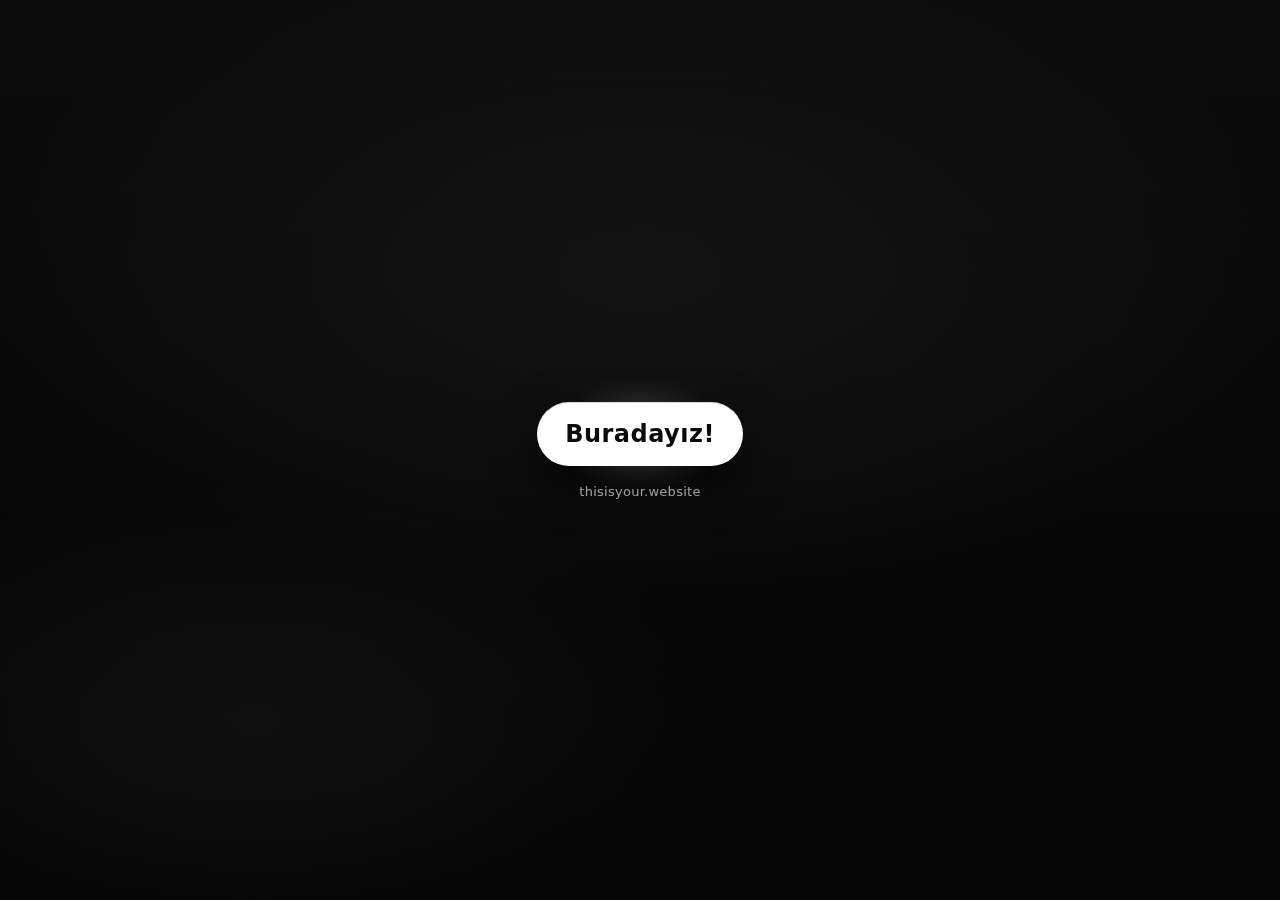
<file: index.html>
<!doctype html>
<html lang="tr">
  <head>
    <meta charset="UTF-8" />
    <meta name="viewport" content="width=device-width, initial-scale=1.0" />
    <meta name="color-scheme" content="dark" />
    <title>Buradayız!</title>
    <style>
      :root {
        --bg: #050505;
        --bg2: #0b0b0b;
        --btn: #ffffff;
        --btnText: #0b0b0b;
      }

      * { box-sizing: border-box; }
      html, body { height: 100%; }
      body {
        margin: 0;
        background:
          radial-gradient(1200px 600px at 50% 30%, #141414 0%, transparent 55%),
          radial-gradient(800px 400px at 20% 80%, #0f0f0f 0%, transparent 60%),
          linear-gradient(180deg, var(--bg2), var(--bg));
        color: #fff;
        font-family: ui-sans-serif, system-ui, -apple-system, Segoe UI, Roboto, Helvetica, Arial, "Apple Color Emoji",
          "Segoe UI Emoji";
        display: grid;
        place-items: center;
        overflow: hidden;
      }

      .wrap {
        padding: 48px 20px;
        width: min(880px, 100%);
        display: grid;
        place-items: center;
        gap: 18px;
      }

      .btn {
        -webkit-tap-highlight-color: transparent;
        appearance: none;
        border: 0;
        cursor: pointer;
        text-decoration: none;
        display: inline-flex;
        align-items: center;
        justify-content: center;
        padding: 18px 28px;
        border-radius: 999px;
        background: var(--btn);
        color: var(--btnText);
        font-weight: 800;
        font-size: clamp(18px, 2.6vw, 24px);
        letter-spacing: 0.02em;
        box-shadow:
          0 18px 45px rgba(0, 0, 0, 0.65),
          0 0 0 1px rgba(255, 255, 255, 0.12) inset,
          0 1px 0 rgba(0, 0, 0, 0.18) inset;
        position: relative;
        transform: translateZ(0);
        transition: transform 180ms ease, box-shadow 180ms ease, filter 180ms ease;
      }

      .btn::before {
        content: "";
        position: absolute;
        inset: -10px;
        border-radius: inherit;
        background: radial-gradient(circle at 50% 50%, rgba(255, 255, 255, 0.22), rgba(255, 255, 255, 0) 60%);
        filter: blur(10px);
        opacity: 0.9;
        z-index: -1;
        transition: opacity 180ms ease, filter 180ms ease;
      }

      .btn:hover {
        transform: translateY(-2px);
        box-shadow:
          0 22px 60px rgba(0, 0, 0, 0.72),
          0 0 0 1px rgba(255, 255, 255, 0.16) inset,
          0 1px 0 rgba(0, 0, 0, 0.18) inset;
        filter: brightness(1.02);
      }

      .btn:active {
        transform: translateY(0px) scale(0.995);
        filter: brightness(0.99);
      }

      .hint {
        opacity: 0.6;
        font-size: 13px;
        letter-spacing: 0.02em;
        user-select: none;
      }

      @media (prefers-reduced-motion: reduce) {
        .btn, .btn::before { transition: none; }
        .btn:hover, .btn:active { transform: none; }
      }
    </style>
  </head>
  <body>
    <main class="wrap">
      <a class="btn" href="https://thisisyour.website" target="_self" rel="noopener">
        Buradayız!
      </a>
      <div class="hint">thisisyour.website</div>
    </main>
  </body>
</html>
</file>
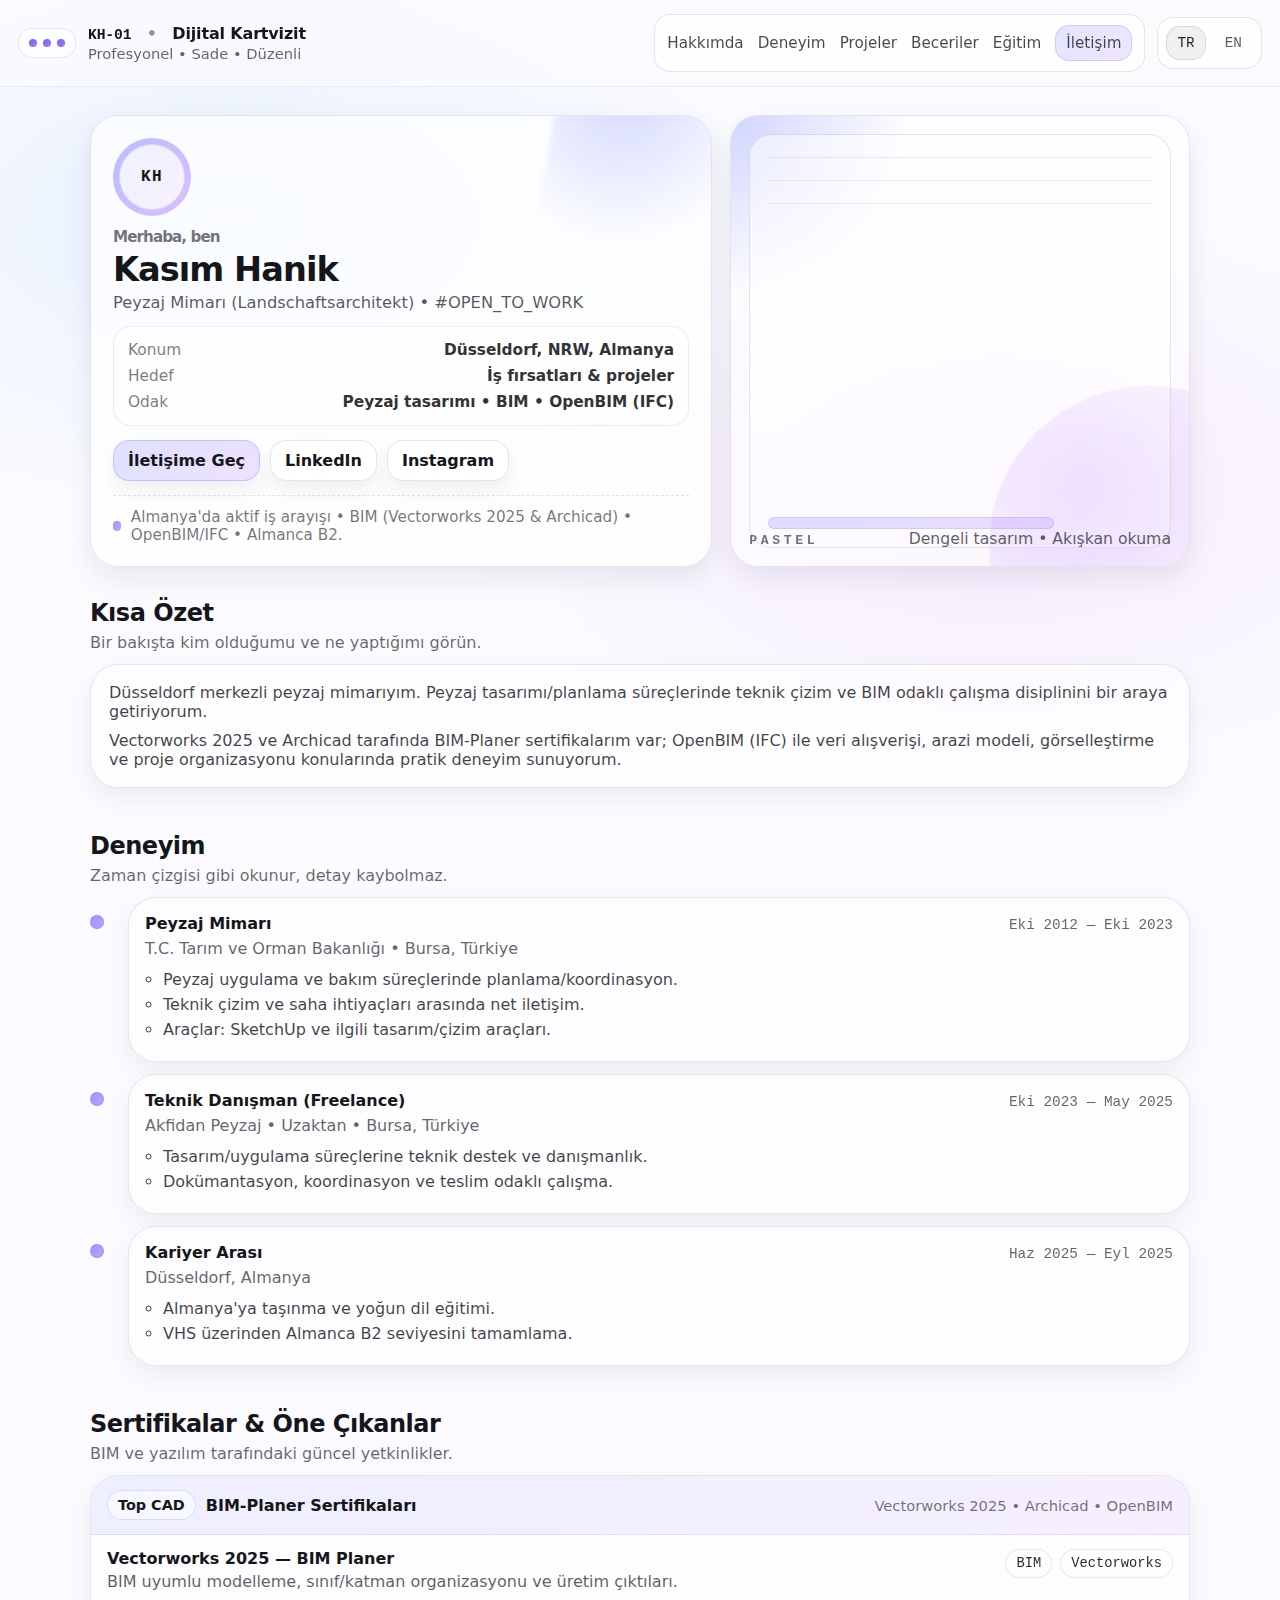
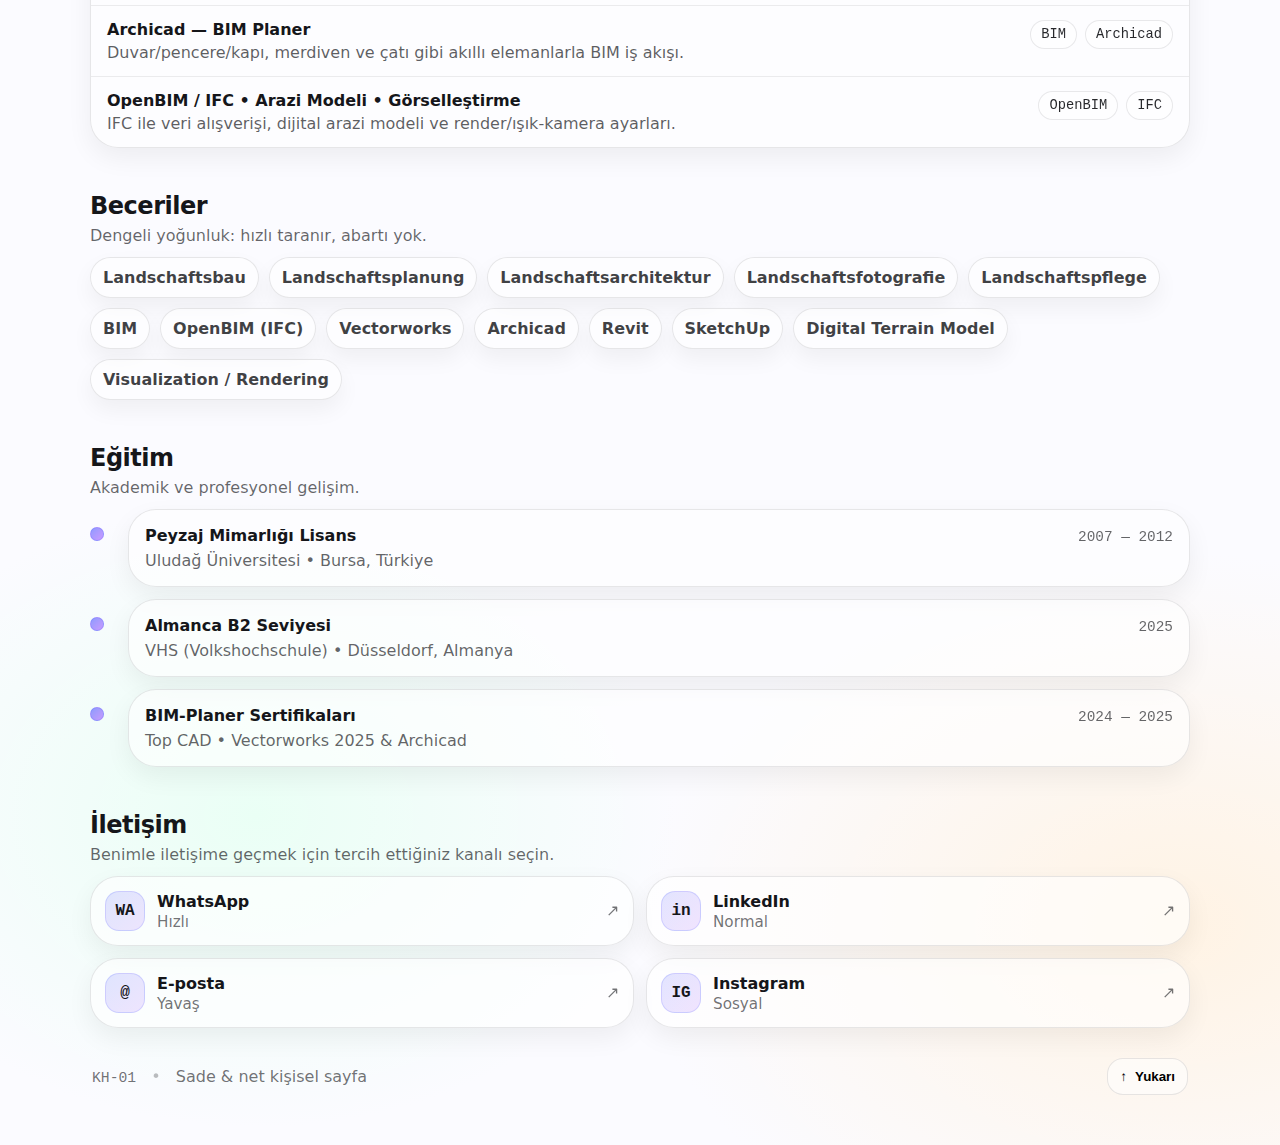
<file: cl/index.html>
<!doctype html>
<html lang="tr">
<head>
  <meta charset="utf-8" />
  <meta name="viewport" content="width=device-width,initial-scale=1" />
  <meta name="color-scheme" content="light" />
  <title>Kasım Hanik — Peyzaj Mimarı</title>
  <meta name="description" content="Kasım Hanik - Peyzaj Mimarı | Dijital kartvizit ve portfolyo." />
  <link rel="stylesheet" href="./style.css" />
</head>
<body>
  <a class="skip" href="#main" data-i18n="skip">İçeriğe atla</a>

  <header class="topbar">
    <div class="topbar__left">
      <div class="mark" aria-hidden="true">
        <span class="mark__dot"></span><span class="mark__dot"></span><span class="mark__dot"></span>
      </div>
      <div class="id">
        <div class="id__title">
          <span class="mono">KH-01</span>
          <span class="sep" aria-hidden="true">•</span>
          <span data-i18n="headerTag">Dijital Kartvizit</span>
        </div>
        <div class="id__sub" data-i18n="headerSub">Profesyonel • Sade • Düzenli</div>
      </div>
    </div>

    <div class="topbar__right">
      <nav class="nav" aria-label="Primary">
        <a href="#about" data-i18n="navAbout">Hakkımda</a>
        <a href="#experience" data-i18n="navExp">Deneyim</a>
        <a href="#projects" data-i18n="navProj">Projeler</a>
        <a href="#skills" data-i18n="navSkills">Beceriler</a>
        <a href="#education" data-i18n="navEdu">Eğitim</a>
        <a href="#contact" class="nav__cta" data-i18n="navContact">İletişim</a>
      </nav>

      <div class="lang" role="group" aria-label="Language">
        <button class="lang__btn" type="button" data-lang-btn="tr" aria-pressed="true">TR</button>
        <button class="lang__btn" type="button" data-lang-btn="en" aria-pressed="false">EN</button>
      </div>
    </div>
  </header>

  <main id="main">
    <!-- HERO (visual-weighted) -->
    <section class="hero" aria-label="Hero">
      <div class="hero__grid">
        <div class="hero__card">
          <div class="avatar" aria-hidden="true">
            <div class="avatar__ring"></div>
            <div class="avatar__monogram">KH</div>
          </div>

          <div class="hero__title">
            <h1>
              <span class="kicker" data-i18n="heroKicker">Merhaba, ben</span>
              <span class="name">Kasım Hanik</span>
            </h1>
            <p class="role" data-i18n="heroRole">Peyzaj Mimarı (Landschaftsarchitekt) • #OPEN_TO_WORK</p>
          </div>

          <div class="hero__meta">
            <div class="metaRow">
              <span class="metaLabel" data-i18n="metaLocationLabel">Konum</span>
              <span class="metaValue" data-i18n="metaLocationValue">Düsseldorf, NRW, Almanya</span>
            </div>
            <div class="metaRow">
              <span class="metaLabel" data-i18n="metaAudienceLabel">Hedef</span>
              <span class="metaValue" data-i18n="metaAudienceValue">İş fırsatları & projeler</span>
            </div>
            <div class="metaRow">
              <span class="metaLabel" data-i18n="metaFocusLabel">Odak</span>
              <span class="metaValue" data-i18n="metaFocusValue">Peyzaj tasarımı • BIM • OpenBIM (IFC)</span>
            </div>
          </div>

          <div class="hero__actions">
            <a class="btn btn--primary" href="#contact" data-i18n="ctaPrimary">İletişime Geç</a>
            <a class="btn btn--ghost" href="https://www.linkedin.com/in/kas%C4%B1m-hanik-b4576a136/" target="_blank" rel="noreferrer">LinkedIn</a>
            <a class="btn btn--ghost" href="#contact" data-i18n="ctaInstagram">Instagram</a>
          </div>

          <div class="hero__note" role="note">
            <span class="dot" aria-hidden="true"></span>
            <span data-i18n="heroNote">Almanya'da aktif iş arayışı • BIM (Vectorworks 2025 & Archicad) • OpenBIM/IFC • Almanca B2.</span>
          </div>
        </div>

        <div class="hero__visual" aria-hidden="true">
          <div class="blob blob--a"></div>
          <div class="blob blob--b"></div>
          <div class="glass">
            <div class="glass__line"></div>
            <div class="glass__line"></div>
            <div class="glass__line"></div>
            <div class="glass__cap"></div>
          </div>
          <div class="caption">
            <div class="caption__kicker">PASTEL</div>
            <div class="caption__text" data-i18n="visualCaption">Dengeli tasarım • Akışkan okuma</div>
          </div>
        </div>
      </div>
    </section>

    <!-- CONTENT (scroll flow) -->
    <section id="about" class="section">
      <div class="section__head">
        <h2 data-i18n="aboutTitle">Kısa Özet</h2>
        <p class="section__sub" data-i18n="aboutSub">Bir bakışta kim olduğumu ve ne yaptığımı görün.</p>
      </div>

      <div class="panel">
        <p data-i18n="aboutP1">
          Düsseldorf merkezli peyzaj mimarıyım. Peyzaj tasarımı/planlama süreçlerinde teknik çizim ve BIM odaklı çalışma
          disiplinini bir araya getiriyorum.
        </p>
        <p data-i18n="aboutP2">
          Vectorworks 2025 ve Archicad tarafında BIM-Planer sertifikalarım var; OpenBIM (IFC) ile veri alışverişi,
          arazi modeli, görselleştirme ve proje organizasyonu konularında pratik deneyim sunuyorum.
        </p>
      </div>
    </section>

    <section id="experience" class="section">
      <div class="section__head">
        <h2 data-i18n="expTitle">Deneyim</h2>
        <p class="section__sub" data-i18n="expSub">Zaman çizgisi gibi okunur, detay kaybolmaz.</p>
      </div>

      <ol class="timeline" aria-label="Experience timeline">
        <li class="tItem">
          <div class="tDot" aria-hidden="true"></div>
          <div class="tCard">
            <div class="tTop">
              <span class="tRole" data-i18n="exp1Role">Peyzaj Mimarı</span>
              <span class="tWhen" data-i18n="exp1When">Eki 2012 — Eki 2023</span>
            </div>
            <div class="tCompany" data-i18n="exp1Company">T.C. Tarım ve Orman Bakanlığı • Bursa, Türkiye</div>
            <ul class="tBullets">
              <li data-i18n="exp1B1">Peyzaj uygulama ve bakım süreçlerinde planlama/koordinasyon.</li>
              <li data-i18n="exp1B2">Teknik çizim ve saha ihtiyaçları arasında net iletişim.</li>
              <li data-i18n="exp1B3">Araçlar: SketchUp ve ilgili tasarım/çizim araçları.</li>
            </ul>
          </div>
        </li>

        <li class="tItem">
          <div class="tDot" aria-hidden="true"></div>
          <div class="tCard">
            <div class="tTop">
              <span class="tRole" data-i18n="exp2Role">Teknik Danışman (Freelance)</span>
              <span class="tWhen" data-i18n="exp2When">Eki 2023 — May 2025</span>
            </div>
            <div class="tCompany" data-i18n="exp2Company">Akfidan Peyzaj • Uzaktan • Bursa, Türkiye</div>
            <ul class="tBullets">
              <li data-i18n="exp2B1">Tasarım/uygulama süreçlerine teknik destek ve danışmanlık.</li>
              <li data-i18n="exp2B2">Dokümantasyon, koordinasyon ve teslim odaklı çalışma.</li>
            </ul>
          </div>
        </li>

        <li class="tItem">
          <div class="tDot" aria-hidden="true"></div>
          <div class="tCard">
            <div class="tTop">
              <span class="tRole" data-i18n="exp3Role">Kariyer Arası</span>
              <span class="tWhen" data-i18n="exp3When">Haz 2025 — Eyl 2025</span>
            </div>
            <div class="tCompany" data-i18n="exp3Company">Düsseldorf, Almanya</div>
            <ul class="tBullets">
              <li data-i18n="exp3B1">Almanya'ya taşınma ve yoğun dil eğitimi.</li>
              <li data-i18n="exp3B2">VHS üzerinden Almanca B2 seviyesini tamamlama.</li>
            </ul>
          </div>
        </li>
      </ol>
    </section>

    <section id="projects" class="section">
      <div class="section__head">
        <h2 data-i18n="projTitle">Sertifikalar & Öne Çıkanlar</h2>
        <p class="section__sub" data-i18n="projSub">BIM ve yazılım tarafındaki güncel yetkinlikler.</p>
      </div>

      <div class="listCard" role="region" aria-label="Projects list">
        <div class="listHeader">
          <div class="listHeader__left">
            <span class="pill" data-i18n="projPill">Top CAD</span>
            <span class="listHeader__title" data-i18n="projHeader">BIM-Planer Sertifikaları</span>
          </div>
          <div class="listHeader__right">
            <span class="hint" data-i18n="projHint">Vectorworks 2025 • Archicad • OpenBIM</span>
          </div>
        </div>

        <ul class="projList">
          <li class="projRow">
            <div class="projMain">
              <div class="projName" data-i18n="proj1Name">Vectorworks 2025 — BIM Planer</div>
              <div class="projDesc" data-i18n="proj1Desc">BIM uyumlu modelleme, sınıf/katman organizasyonu ve üretim çıktıları.</div>
            </div>
            <div class="projMeta">
              <span class="badge" data-i18n="proj1Tag1">BIM</span>
              <span class="badge" data-i18n="proj1Tag2">Vectorworks</span>
            </div>
          </li>

          <li class="projRow">
            <div class="projMain">
              <div class="projName" data-i18n="proj2Name">Archicad — BIM Planer</div>
              <div class="projDesc" data-i18n="proj2Desc">Duvar/pencere/kapı, merdiven ve çatı gibi akıllı elemanlarla BIM iş akışı.</div>
            </div>
            <div class="projMeta">
              <span class="badge" data-i18n="proj2Tag1">BIM</span>
              <span class="badge" data-i18n="proj2Tag2">Archicad</span>
            </div>
          </li>

          <li class="projRow">
            <div class="projMain">
              <div class="projName" data-i18n="proj3Name">OpenBIM / IFC • Arazi Modeli • Görselleştirme</div>
              <div class="projDesc" data-i18n="proj3Desc">IFC ile veri alışverişi, dijital arazi modeli ve render/ışık-kamera ayarları.</div>
            </div>
            <div class="projMeta">
              <span class="badge" data-i18n="proj3Tag1">OpenBIM</span>
              <span class="badge" data-i18n="proj3Tag2">IFC</span>
            </div>
          </li>
        </ul>
      </div>
    </section>

    <section id="skills" class="section">
      <div class="section__head">
        <h2 data-i18n="skillsTitle">Beceriler</h2>
        <p class="section__sub" data-i18n="skillsSub">Dengeli yoğunluk: hızlı taranır, abartı yok.</p>
      </div>

      <div class="chips" aria-label="Skills">
        <span class="chip">Landschaftsbau</span>
        <span class="chip">Landschaftsplanung</span>
        <span class="chip">Landschaftsarchitektur</span>
        <span class="chip">Landschaftsfotografie</span>
        <span class="chip">Landschaftspflege</span>
        <span class="chip">BIM</span>
        <span class="chip">OpenBIM (IFC)</span>
        <span class="chip">Vectorworks</span>
        <span class="chip">Archicad</span>
        <span class="chip">Revit</span>
        <span class="chip">SketchUp</span>
        <span class="chip">Digital Terrain Model</span>
        <span class="chip">Visualization / Rendering</span>
      </div>
    </section>

    <section id="education" class="section">
      <div class="section__head">
        <h2 data-i18n="eduTitle">Eğitim</h2>
        <p class="section__sub" data-i18n="eduSub">Akademik ve profesyonel gelişim.</p>
      </div>

      <ol class="timeline" aria-label="Education timeline">
        <li class="tItem">
          <div class="tDot" aria-hidden="true"></div>
          <div class="tCard">
            <div class="tTop">
              <span class="tRole" data-i18n="edu1Role">Peyzaj Mimarlığı Lisans</span>
              <span class="tWhen" data-i18n="edu1When">2007 — 2012</span>
            </div>
            <div class="tCompany" data-i18n="edu1Company">Uludağ Üniversitesi • Bursa, Türkiye</div>
          </div>
        </li>

        <li class="tItem">
          <div class="tDot" aria-hidden="true"></div>
          <div class="tCard">
            <div class="tTop">
              <span class="tRole" data-i18n="edu2Role">Almanca B2 Seviyesi</span>
              <span class="tWhen" data-i18n="edu2When">2025</span>
            </div>
            <div class="tCompany" data-i18n="edu2Company">VHS (Volkshochschule) • Düsseldorf, Almanya</div>
          </div>
        </li>

        <li class="tItem">
          <div class="tDot" aria-hidden="true"></div>
          <div class="tCard">
            <div class="tTop">
              <span class="tRole" data-i18n="edu3Role">BIM-Planer Sertifikaları</span>
              <span class="tWhen" data-i18n="edu3When">2024 — 2025</span>
            </div>
            <div class="tCompany" data-i18n="edu3Company">Top CAD • Vectorworks 2025 & Archicad</div>
          </div>
        </li>
      </ol>
    </section>

    <section id="contact" class="section section--contact">
      <div class="section__head">
        <h2 data-i18n="contactTitle">İletişim</h2>
        <p class="section__sub" data-i18n="contactSub">Benimle iletişime geçmek için tercih ettiğiniz kanalı seçin.</p>
      </div>

      <div class="contactGrid">
        <a class="contactCard" href="#" target="_blank" rel="noreferrer" aria-label="WhatsApp" data-placeholder-link>
          <div class="contactIcon" aria-hidden="true">WA</div>
          <div class="contactText">
            <div class="contactTitle">WhatsApp</div>
            <div class="contactMeta" data-i18n="contactFast">Hızlı</div>
          </div>
          <div class="contactArrow" aria-hidden="true">↗</div>
        </a>

        <a class="contactCard" href="https://www.linkedin.com/in/kas%C4%B1m-hanik-b4576a136/" target="_blank" rel="noreferrer" aria-label="LinkedIn">
          <div class="contactIcon" aria-hidden="true">in</div>
          <div class="contactText">
            <div class="contactTitle">LinkedIn</div>
            <div class="contactMeta" data-i18n="contactNormal">Normal</div>
          </div>
          <div class="contactArrow" aria-hidden="true">↗</div>
        </a>

        <a class="contactCard" href="#" aria-label="Email" data-placeholder-link>
          <div class="contactIcon" aria-hidden="true">@</div>
          <div class="contactText">
            <div class="contactTitle" data-i18n="contactEmail">E-posta</div>
            <div class="contactMeta" data-i18n="contactSlow">Yavaş</div>
          </div>
          <div class="contactArrow" aria-hidden="true">↗</div>
        </a>

        <a class="contactCard" href="#" target="_blank" rel="noreferrer" aria-label="Instagram" data-placeholder-link>
          <div class="contactIcon" aria-hidden="true">IG</div>
          <div class="contactText">
            <div class="contactTitle">Instagram</div>
            <div class="contactMeta" data-i18n="contactSocial">Sosyal</div>
          </div>
          <div class="contactArrow" aria-hidden="true">↗</div>
        </a>
      </div>

      <footer class="footer">
        <div class="footer__left">
          <span class="mono">KH-01</span>
          <span class="sep" aria-hidden="true">•</span>
          <span data-i18n="footerLine">Sade & net kişisel sayfa</span>
        </div>
        <div class="footer__right">
          <button class="toTop" type="button" data-to-top>
            <span aria-hidden="true">↑</span>
            <span data-i18n="toTop">Yukarı</span>
          </button>
        </div>
      </footer>
    </section>
  </main>

  <script src="./app.js"></script>
</body>
</html>
</file>
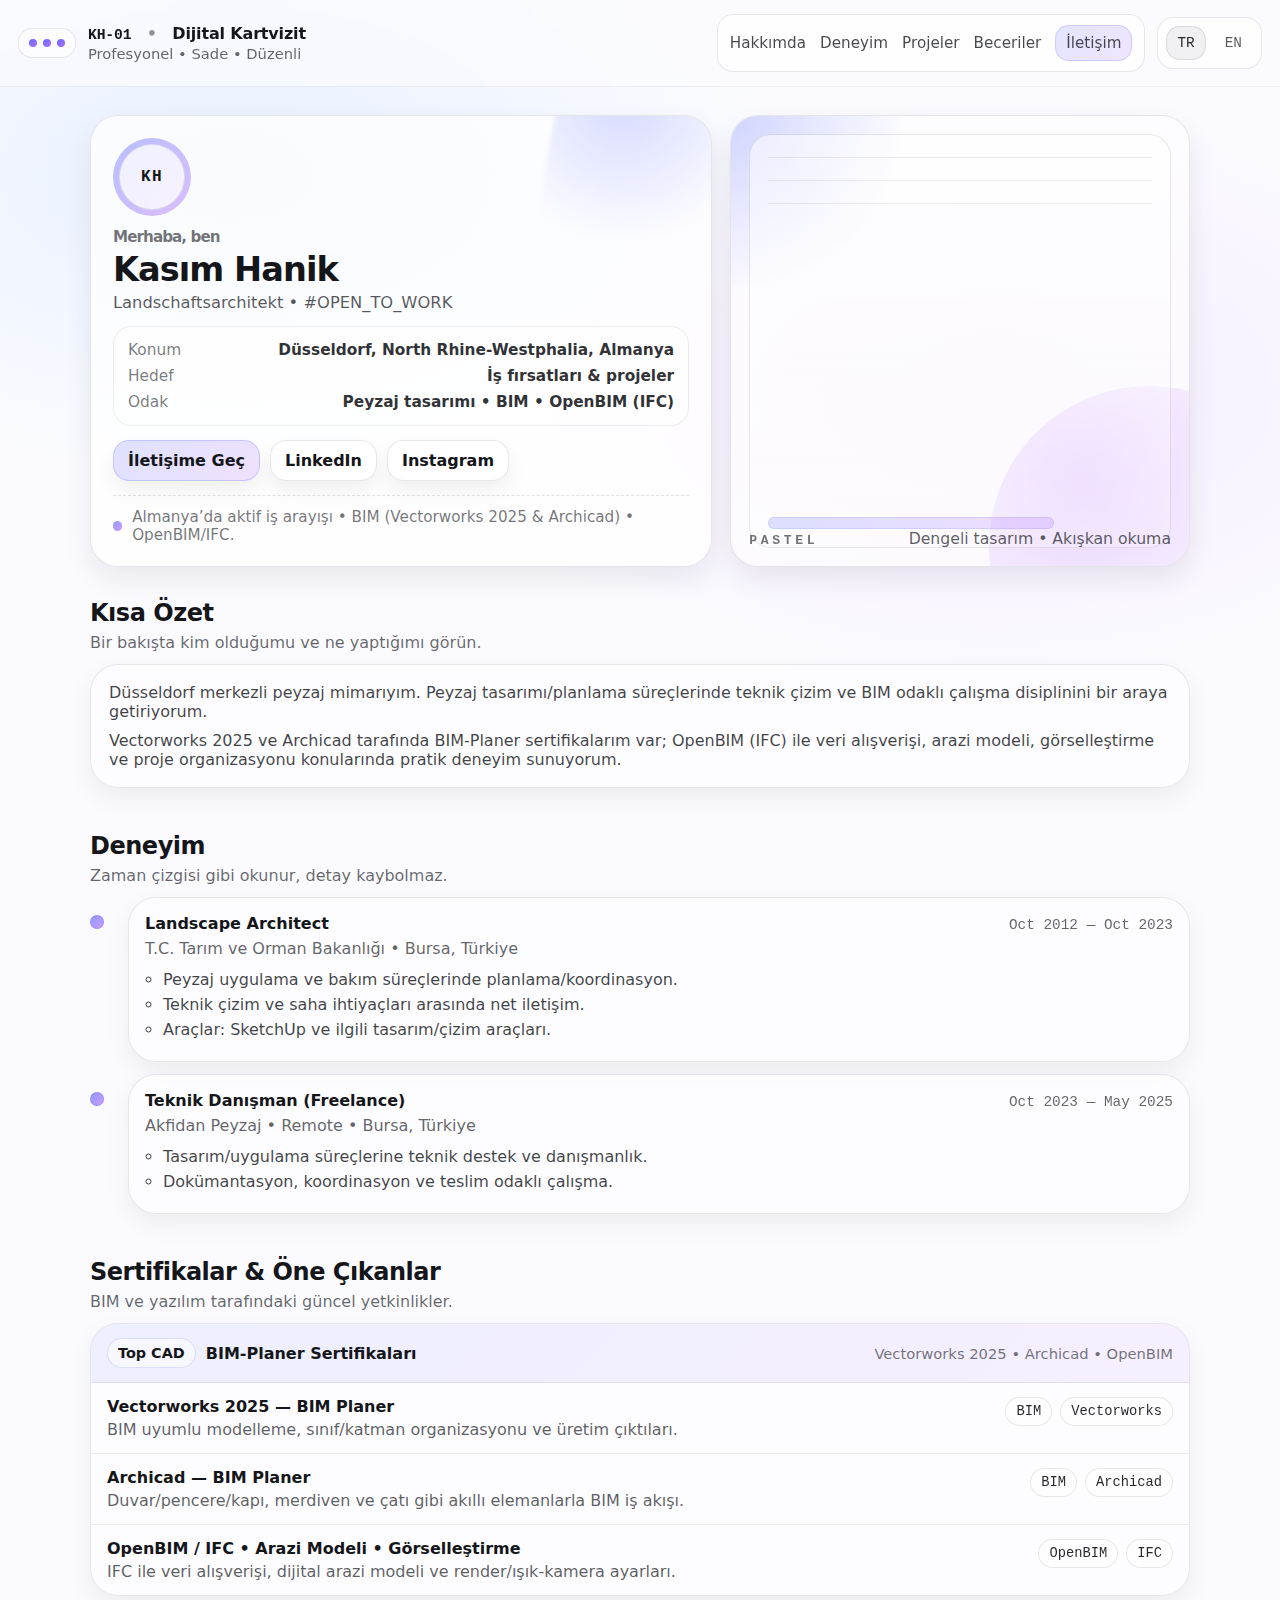
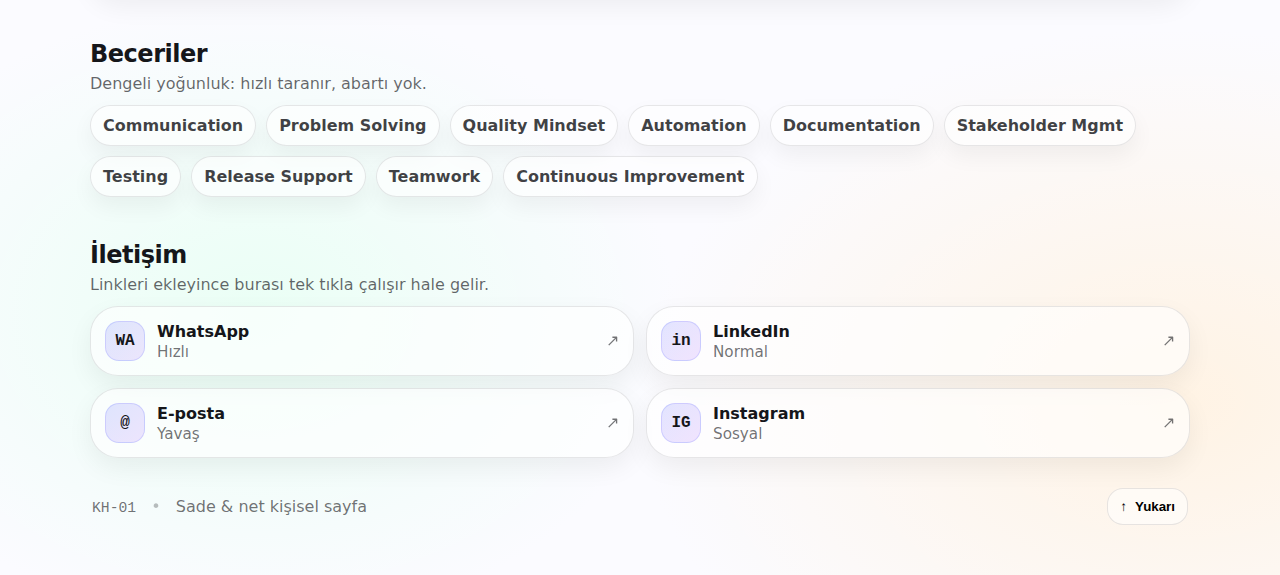
<file: kh/index.html>
<!doctype html>
<html lang="tr">
<head>
  <meta charset="utf-8" />
  <meta name="viewport" content="width=device-width,initial-scale=1" />
  <meta name="color-scheme" content="light" />
  <title>KH-01 — Personal Site</title>
  <meta name="description" content="Professional digital business card and portfolio." />
  <link rel="stylesheet" href="./style.css" />
</head>
<body>
  <a class="skip" href="#main" data-i18n="skip">İçeriğe atla</a>

  <header class="topbar">
    <div class="topbar__left">
      <div class="mark" aria-hidden="true">
        <span class="mark__dot"></span><span class="mark__dot"></span><span class="mark__dot"></span>
      </div>
      <div class="id">
        <div class="id__title">
          <span class="mono">KH-01</span>
          <span class="sep" aria-hidden="true">•</span>
          <span data-i18n="headerTag">Dijital Kartvizit</span>
        </div>
        <div class="id__sub" data-i18n="headerSub">Profesyonel • Sade • Düzenli</div>
      </div>
    </div>

    <div class="topbar__right">
      <nav class="nav" aria-label="Primary">
        <a href="#about" data-i18n="navAbout">Hakkımda</a>
        <a href="#experience" data-i18n="navExp">Deneyim</a>
        <a href="#projects" data-i18n="navProj">Projeler</a>
        <a href="#skills" data-i18n="navSkills">Beceriler</a>
        <a href="#contact" class="nav__cta" data-i18n="navContact">İletişim</a>
      </nav>

      <div class="lang" role="group" aria-label="Language">
        <button class="lang__btn" type="button" data-lang-btn="tr" aria-pressed="true">TR</button>
        <button class="lang__btn" type="button" data-lang-btn="en" aria-pressed="false">EN</button>
      </div>
    </div>
  </header>

  <main id="main">
    <!-- HERO (visual-weighted) -->
    <section class="hero" aria-label="Hero">
      <div class="hero__grid">
        <div class="hero__card">
          <div class="avatar" aria-hidden="true">
            <div class="avatar__ring"></div>
            <div class="avatar__monogram">KH</div>
          </div>

          <div class="hero__title">
            <h1>
              <span class="kicker" data-i18n="heroKicker">Merhaba, ben</span>
              <span class="name">Kasım Hanik</span>
            </h1>
            <p class="role" data-i18n="heroRole">Profesyonel profil • Kısa ve net anlatım</p>
          </div>

          <div class="hero__meta">
            <div class="metaRow">
              <span class="metaLabel" data-i18n="metaLocationLabel">Konum</span>
              <span class="metaValue" data-i18n="metaLocationValue">Germany (örnek)</span>
            </div>
            <div class="metaRow">
              <span class="metaLabel" data-i18n="metaAudienceLabel">Hedef</span>
              <span class="metaValue" data-i18n="metaAudienceValue">Herkes</span>
            </div>
            <div class="metaRow">
              <span class="metaLabel" data-i18n="metaFocusLabel">Odak</span>
              <span class="metaValue" data-i18n="metaFocusValue">Dijital kartvizit + seçili işler</span>
            </div>
          </div>

          <div class="hero__actions">
            <a class="btn btn--primary" href="#contact" data-i18n="ctaPrimary">İletişime Geç</a>
            <a class="btn btn--ghost" href="#" target="_blank" rel="noreferrer" data-i18n="ctaLinkedIn">LinkedIn</a>
            <a class="btn btn--ghost" href="#" target="_blank" rel="noreferrer" data-i18n="ctaInstagram">Instagram</a>
          </div>

          <div class="hero__note" role="note">
            <span class="dot" aria-hidden="true"></span>
            <span data-i18n="heroNote">CV ve fotoğraf paylaşılmadığı için sade, anonim bir görünüm kullanıldı.</span>
          </div>
        </div>

        <div class="hero__visual" aria-hidden="true">
          <div class="blob blob--a"></div>
          <div class="blob blob--b"></div>
          <div class="glass">
            <div class="glass__line"></div>
            <div class="glass__line"></div>
            <div class="glass__line"></div>
            <div class="glass__cap"></div>
          </div>
          <div class="caption">
            <div class="caption__kicker">PASTEL</div>
            <div class="caption__text" data-i18n="visualCaption">Dengeli tasarım • Akışkan okuma</div>
          </div>
        </div>
      </div>
    </section>

    <!-- CONTENT (scroll flow) -->
    <section id="about" class="section">
      <div class="section__head">
        <h2 data-i18n="aboutTitle">Kısa Özet</h2>
        <p class="section__sub" data-i18n="aboutSub">Bir bakışta kim olduğumu ve ne yaptığımı görün.</p>
      </div>

      <div class="panel">
        <p data-i18n="aboutP1">
          Bu sayfa, dijital kartvizit gibi hızlıca gezinilebilecek şekilde tasarlandı. Net, sade ve profesyonel bir
          izlenim hedefler.
        </p>
        <p data-i18n="aboutP2">
          Aşağıda deneyim, seçili projeler ve beceriler düzenli bloklar halinde yer alır. Amaç: karşı tarafa gereksiz
          kalabalık olmadan güven vermek.
        </p>
      </div>
    </section>

    <section id="experience" class="section">
      <div class="section__head">
        <h2 data-i18n="expTitle">Deneyim</h2>
        <p class="section__sub" data-i18n="expSub">Zaman çizgisi gibi okunur, detay kaybolmaz.</p>
      </div>

      <ol class="timeline" aria-label="Experience timeline">
        <li class="tItem">
          <div class="tDot" aria-hidden="true"></div>
          <div class="tCard">
            <div class="tTop">
              <span class="tRole" data-i18n="exp1Role">Pozisyon Başlığı (örnek)</span>
              <span class="tWhen" data-i18n="exp1When">2023 — 2026</span>
            </div>
            <div class="tCompany" data-i18n="exp1Company">Şirket / Organizasyon (örnek)</div>
            <ul class="tBullets">
              <li data-i18n="exp1B1">Kısa ve ölçülebilir bir sorumluluk cümlesi.</li>
              <li data-i18n="exp1B2">Bir süreç iyileştirmesi veya katkı.</li>
              <li data-i18n="exp1B3">Takım/iletişim yönünü gösteren bir madde.</li>
            </ul>
          </div>
        </li>

        <li class="tItem">
          <div class="tDot" aria-hidden="true"></div>
          <div class="tCard">
            <div class="tTop">
              <span class="tRole" data-i18n="exp2Role">Önceki Pozisyon (örnek)</span>
              <span class="tWhen" data-i18n="exp2When">2020 — 2023</span>
            </div>
            <div class="tCompany" data-i18n="exp2Company">Şirket / Organizasyon (örnek)</div>
            <ul class="tBullets">
              <li data-i18n="exp2B1">Düzenli yürütülen bir sorumluluk alanı.</li>
              <li data-i18n="exp2B2">Bir proje veya teslim çıktısı.</li>
            </ul>
          </div>
        </li>
      </ol>
    </section>

    <section id="projects" class="section">
      <div class="section__head">
        <h2 data-i18n="projTitle">Projeler</h2>
        <p class="section__sub" data-i18n="projSub">Liste halinde: hızlı tarama + net başlıklar.</p>
      </div>

      <div class="listCard" role="region" aria-label="Projects list">
        <div class="listHeader">
          <div class="listHeader__left">
            <span class="pill" data-i18n="projPill">Seçilmiş</span>
            <span class="listHeader__title" data-i18n="projHeader">Öne Çıkan Çalışmalar</span>
          </div>
          <div class="listHeader__right">
            <span class="hint" data-i18n="projHint">Detayları görüşmede paylaşabilirim</span>
          </div>
        </div>

        <ul class="projList">
          <li class="projRow">
            <div class="projMain">
              <div class="projName" data-i18n="proj1Name">Proje Adı 1</div>
              <div class="projDesc" data-i18n="proj1Desc">Kısa açıklama: neydi, ne çözdü, neden önemliydi.</div>
            </div>
            <div class="projMeta">
              <span class="badge" data-i18n="proj1Tag1">Web</span>
              <span class="badge" data-i18n="proj1Tag2">Otomasyon</span>
            </div>
          </li>

          <li class="projRow">
            <div class="projMain">
              <div class="projName" data-i18n="proj2Name">Proje Adı 2</div>
              <div class="projDesc" data-i18n="proj2Desc">Kısa açıklama: sonuç, etki, kullanıcı değeri.</div>
            </div>
            <div class="projMeta">
              <span class="badge" data-i18n="proj2Tag1">Süreç</span>
              <span class="badge" data-i18n="proj2Tag2">Kalite</span>
            </div>
          </li>

          <li class="projRow">
            <div class="projMain">
              <div class="projName" data-i18n="proj3Name">Proje Adı 3</div>
              <div class="projDesc" data-i18n="proj3Desc">Kısa açıklama: teknik/iş tarafı dengesi.</div>
            </div>
            <div class="projMeta">
              <span class="badge" data-i18n="proj3Tag1">B2B</span>
              <span class="badge" data-i18n="proj3Tag2">İyileştirme</span>
            </div>
          </li>
        </ul>
      </div>
    </section>

    <section id="skills" class="section">
      <div class="section__head">
        <h2 data-i18n="skillsTitle">Beceriler</h2>
        <p class="section__sub" data-i18n="skillsSub">Dengeli yoğunluk: hızlı taranır, abartı yok.</p>
      </div>

      <div class="chips" aria-label="Skills">
        <span class="chip">Communication</span>
        <span class="chip">Problem Solving</span>
        <span class="chip">Quality Mindset</span>
        <span class="chip">Automation</span>
        <span class="chip">Documentation</span>
        <span class="chip">Stakeholder Mgmt</span>
        <span class="chip">Testing</span>
        <span class="chip">Release Support</span>
        <span class="chip">Teamwork</span>
        <span class="chip">Continuous Improvement</span>
      </div>
    </section>

    <section id="contact" class="section section--contact">
      <div class="section__head">
        <h2 data-i18n="contactTitle">İletişim</h2>
        <p class="section__sub" data-i18n="contactSub">En hızlı kanal: WhatsApp. Diğerleri: LinkedIn ve e-posta.</p>
      </div>

      <div class="contactGrid">
        <a class="contactCard" href="#" target="_blank" rel="noreferrer" aria-label="WhatsApp">
          <div class="contactIcon" aria-hidden="true">WA</div>
          <div class="contactText">
            <div class="contactTitle">WhatsApp</div>
            <div class="contactMeta" data-i18n="contactFast">Hızlı</div>
          </div>
          <div class="contactArrow" aria-hidden="true">↗</div>
        </a>

        <a class="contactCard" href="#" target="_blank" rel="noreferrer" aria-label="LinkedIn">
          <div class="contactIcon" aria-hidden="true">in</div>
          <div class="contactText">
            <div class="contactTitle">LinkedIn</div>
            <div class="contactMeta" data-i18n="contactNormal">Normal</div>
          </div>
          <div class="contactArrow" aria-hidden="true">↗</div>
        </a>

        <a class="contactCard" href="mailto:example@example.com" aria-label="Email">
          <div class="contactIcon" aria-hidden="true">@</div>
          <div class="contactText">
            <div class="contactTitle" data-i18n="contactEmail">E-posta</div>
            <div class="contactMeta" data-i18n="contactSlow">Yavaş</div>
          </div>
          <div class="contactArrow" aria-hidden="true">↗</div>
        </a>

        <a class="contactCard" href="#" target="_blank" rel="noreferrer" aria-label="Instagram">
          <div class="contactIcon" aria-hidden="true">IG</div>
          <div class="contactText">
            <div class="contactTitle">Instagram</div>
            <div class="contactMeta" data-i18n="contactSocial">Sosyal</div>
          </div>
          <div class="contactArrow" aria-hidden="true">↗</div>
        </a>
      </div>

      <footer class="footer">
        <div class="footer__left">
          <span class="mono">KH-01</span>
          <span class="sep" aria-hidden="true">•</span>
          <span data-i18n="footerLine">Sade & net kişisel sayfa</span>
        </div>
        <div class="footer__right">
          <button class="toTop" type="button" data-to-top>
            <span aria-hidden="true">↑</span>
            <span data-i18n="toTop">Yukarı</span>
          </button>
        </div>
      </footer>
    </section>
  </main>

  <script src="./app.js"></script>
</body>
</html>
</file>
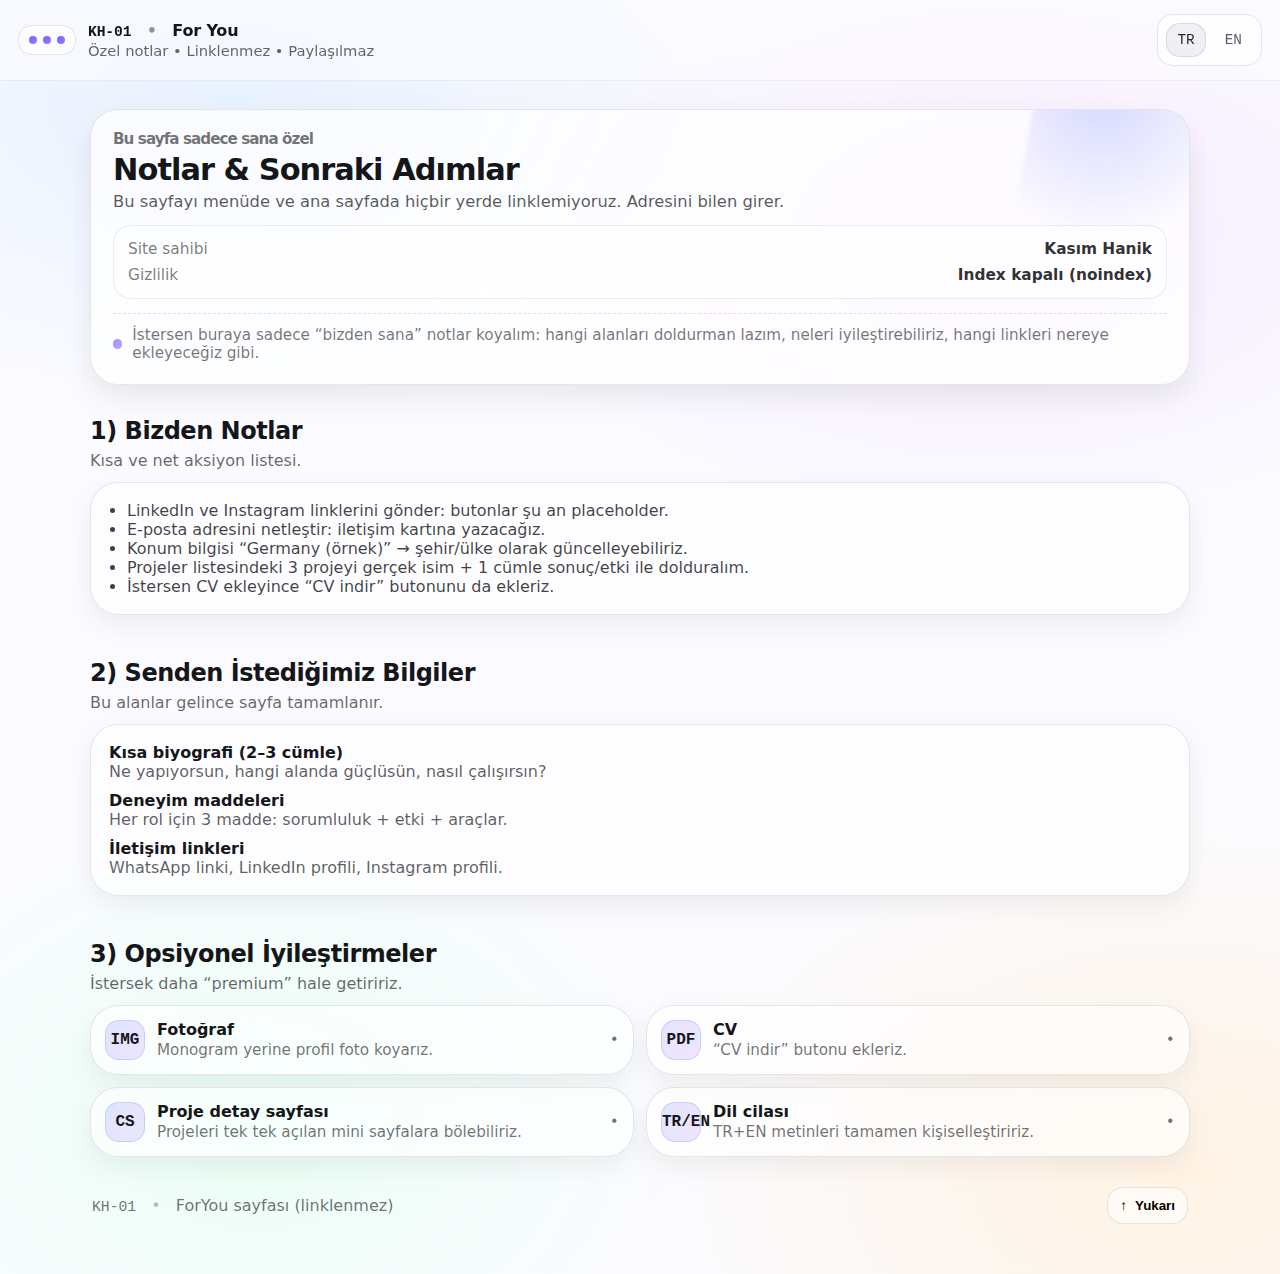
<file: kh/foryou.html>
<!doctype html>
<html lang="tr">
<head>
  <meta charset="utf-8" />
  <meta name="viewport" content="width=device-width,initial-scale=1" />
  <meta name="robots" content="noindex,nofollow" />
  <meta name="color-scheme" content="light" />
  <title>KH-01 — For You</title>
  <meta name="description" content="Private notes page." />
  <link rel="stylesheet" href="./style.css" />
</head>
<body>
  <a class="skip" href="#main">İçeriğe atla</a>

  <header class="topbar">
    <div class="topbar__left">
      <div class="mark" aria-hidden="true">
        <span class="mark__dot"></span><span class="mark__dot"></span><span class="mark__dot"></span>
      </div>
      <div class="id">
        <div class="id__title">
          <span class="mono">KH-01</span>
          <span class="sep" aria-hidden="true">•</span>
          <span>For You</span>
        </div>
        <div class="id__sub">Özel notlar • Linklenmez • Paylaşılmaz</div>
      </div>
    </div>

    <div class="topbar__right">
      <div class="lang" role="group" aria-label="Language">
        <button class="lang__btn" type="button" data-lang-btn="tr" aria-pressed="true">TR</button>
        <button class="lang__btn" type="button" data-lang-btn="en" aria-pressed="false">EN</button>
      </div>
    </div>
  </header>

  <main id="main">
    <section class="hero" aria-label="Private notes">
      <div class="hero__grid" style="grid-template-columns: 1fr;">
        <div class="hero__card">
          <div class="hero__title">
            <h1 style="margin:0 0 6px 0; letter-spacing:-0.03em;">
              <span class="kicker" data-i18n="kicker">Bu sayfa sadece sana özel</span>
              <span class="name" style="font-size:1.9rem;" data-i18n="title">Notlar & Sonraki Adımlar</span>
            </h1>
            <p class="role" data-i18n="subtitle">
              Bu sayfayı menüde ve ana sayfada hiçbir yerde linklemiyoruz. Adresini bilen girer.
            </p>
          </div>

          <div class="hero__meta">
            <div class="metaRow">
              <span class="metaLabel" data-i18n="whoLabel">Site sahibi</span>
              <span class="metaValue">Kasım Hanik</span>
            </div>
            <div class="metaRow">
              <span class="metaLabel" data-i18n="privacyLabel">Gizlilik</span>
              <span class="metaValue" data-i18n="privacyValue">Index kapalı (noindex)</span>
            </div>
          </div>

          <div class="hero__note" role="note">
            <span class="dot" aria-hidden="true"></span>
            <span data-i18n="note">
              İstersen buraya sadece “bizden sana” notlar koyalım: hangi alanları doldurman lazım, neleri iyileştirebiliriz, hangi linkleri nereye ekleyeceğiz gibi.
            </span>
          </div>
        </div>
      </div>
    </section>

    <section class="section">
      <div class="section__head">
        <h2 data-i18n="sec1Title">1) Bizden Notlar</h2>
        <p class="section__sub" data-i18n="sec1Sub">Kısa ve net aksiyon listesi.</p>
      </div>

      <div class="panel">
        <ul style="margin:0; padding-left:18px; color: rgba(21,22,26,.82);">
          <li data-i18n="n1">LinkedIn ve Instagram linklerini gönder: butonlar şu an placeholder.</li>
          <li data-i18n="n2">E-posta adresini netleştir: iletişim kartına yazacağız.</li>
          <li data-i18n="n3">Konum bilgisi güncellendi (Düsseldorf, NRW). İstersen ülke/şehir formatını farklı yazarız.</li>
          <li data-i18n="n4">Projeler listesindeki 3 projeyi gerçek isim + 1 cümle sonuç/etki ile dolduralım.</li>
          <li data-i18n="n5">İstersen CV ekleyince “CV indir” butonunu da ekleriz.</li>
        </ul>
      </div>
    </section>

    <section class="section">
      <div class="section__head">
        <h2 data-i18n="sec2Title">2) Senden İstediğimiz Bilgiler</h2>
        <p class="section__sub" data-i18n="sec2Sub">Bu alanlar gelince sayfa tamamlanır.</p>
      </div>

      <div class="panel">
        <div style="display:grid; gap:10px;">
          <div>
            <div style="font-weight:800;" data-i18n="need1T">Kısa biyografi (2–3 cümle)</div>
            <div style="color: rgba(21,22,26,.70);" data-i18n="need1D">Ne yapıyorsun, hangi alanda güçlüsün, nasıl çalışırsın?</div>
          </div>
          <div>
            <div style="font-weight:800;" data-i18n="need2T">Deneyim maddeleri</div>
            <div style="color: rgba(21,22,26,.70);" data-i18n="need2D">Her rol için 3 madde: sorumluluk + etki + araçlar.</div>
          </div>
          <div>
            <div style="font-weight:800;" data-i18n="need3T">İletişim linkleri</div>
            <div style="color: rgba(21,22,26,.70);" data-i18n="need3D">WhatsApp linki, LinkedIn profili, Instagram profili.</div>
          </div>
        </div>
      </div>
    </section>

    <section class="section section--contact">
      <div class="section__head">
        <h2 data-i18n="sec3Title">3) Opsiyonel İyileştirmeler</h2>
        <p class="section__sub" data-i18n="sec3Sub">İstersek daha “premium” hale getiririz.</p>
      </div>

      <div class="contactGrid">
        <div class="contactCard" role="article" aria-label="Photo">
          <div class="contactIcon" aria-hidden="true">IMG</div>
          <div class="contactText">
            <div class="contactTitle" data-i18n="opt1T">Fotoğraf</div>
            <div class="contactMeta" data-i18n="opt1D">Monogram yerine profil foto koyarız.</div>
          </div>
          <div class="contactArrow" aria-hidden="true">•</div>
        </div>

        <div class="contactCard" role="article" aria-label="CV">
          <div class="contactIcon" aria-hidden="true">PDF</div>
          <div class="contactText">
            <div class="contactTitle" data-i18n="opt2T">CV</div>
            <div class="contactMeta" data-i18n="opt2D">“CV indir” butonu ekleriz.</div>
          </div>
          <div class="contactArrow" aria-hidden="true">•</div>
        </div>

        <div class="contactCard" role="article" aria-label="Projects details">
          <div class="contactIcon" aria-hidden="true">CS</div>
          <div class="contactText">
            <div class="contactTitle" data-i18n="opt3T">Proje detay sayfası</div>
            <div class="contactMeta" data-i18n="opt3D">Projeleri tek tek açılan mini sayfalara bölebiliriz.</div>
          </div>
          <div class="contactArrow" aria-hidden="true">•</div>
        </div>

        <div class="contactCard" role="article" aria-label="Language polish">
          <div class="contactIcon" aria-hidden="true">TR/EN</div>
          <div class="contactText">
            <div class="contactTitle" data-i18n="opt4T">Dil cilası</div>
            <div class="contactMeta" data-i18n="opt4D">TR+EN metinleri tamamen kişiselleştiririz.</div>
          </div>
          <div class="contactArrow" aria-hidden="true">•</div>
        </div>
      </div>

      <footer class="footer">
        <div class="footer__left">
          <span class="mono">KH-01</span>
          <span class="sep" aria-hidden="true">•</span>
          <span data-i18n="foot">ForYou sayfası (linklenmez)</span>
        </div>
        <div class="footer__right">
          <button class="toTop" type="button" data-to-top>
            <span aria-hidden="true">↑</span>
            <span data-i18n="toTop">Yukarı</span>
          </button>
        </div>
      </footer>
    </section>
  </main>

  <script src="./app.js"></script>

  <script>
    // Minimal i18n for foryou.html (keeps app.js unchanged for index)
    (function(){
      const dict = {
        tr: {
          kicker: "Bu sayfa sadece sana özel",
          title: "Notlar & Sonraki Adımlar",
          subtitle: "Bu sayfayı menüde ve ana sayfada hiçbir yerde linklemiyoruz. Adresini bilen girer.",
          whoLabel: "Site sahibi",
          privacyLabel: "Gizlilik",
          privacyValue: "Index kapalı (noindex)",
          note: "İstersen buraya sadece “bizden sana” notlar koyalım: hangi alanları doldurman lazım, neleri iyileştirebiliriz, hangi linkleri nereye ekleyeceğiz gibi.",

          sec1Title: "1) Bizden Notlar",
          sec1Sub: "Kısa ve net aksiyon listesi.",
          n1: "LinkedIn ve Instagram linklerini gönder: butonlar şu an placeholder.",
          n2: "E-posta adresini netleştir: iletişim kartına yazacağız.",
          n3: "Konum bilgisi “Germany (örnek)” → şehir/ülke olarak güncelleyebiliriz.",
          n4: "Projeler listesindeki 3 projeyi gerçek isim + 1 cümle sonuç/etki ile dolduralım.",
          n5: "İstersen CV ekleyince “CV indir” butonunu da ekleriz.",

          sec2Title: "2) Senden İstediğimiz Bilgiler",
          sec2Sub: "Bu alanlar gelince sayfa tamamlanır.",
          need1T: "Kısa biyografi (2–3 cümle)",
          need1D: "Ne yapıyorsun, hangi alanda güçlüsün, nasıl çalışırsın?",
          need2T: "Deneyim maddeleri",
          need2D: "Her rol için 3 madde: sorumluluk + etki + araçlar.",
          need3T: "İletişim linkleri",
          need3D: "WhatsApp linki, LinkedIn profili, Instagram profili.",

          sec3Title: "3) Opsiyonel İyileştirmeler",
          sec3Sub: "İstersek daha “premium” hale getiririz.",
          opt1T: "Fotoğraf",
          opt1D: "Monogram yerine profil foto koyarız.",
          opt2T: "CV",
          opt2D: "“CV indir” butonu ekleriz.",
          opt3T: "Proje detay sayfası",
          opt3D: "Projeleri tek tek açılan mini sayfalara bölebiliriz.",
          opt4T: "Dil cilası",
          opt4D: "TR+EN metinleri tamamen kişiselleştiririz.",

          foot: "ForYou sayfası (linklenmez)",
          toTop: "Yukarı"
        },
        en: {
          kicker: "This page is only for you",
          title: "Notes & Next Steps",
          subtitle: "We don’t link this page anywhere. Only someone who knows the address can open it.",
          whoLabel: "Owner",
          privacyLabel: "Privacy",
          privacyValue: "No indexing (noindex)",
          note: "Use this space for short “from us to you” notes: what to fill, what to improve, and where we’ll place each link.",

          sec1Title: "1) Notes from us",
          sec1Sub: "Short, clear action list.",
          n1: "Send your LinkedIn and Instagram URLs: buttons are placeholders right now.",
          n2: "Confirm your email address: we’ll put it into the contact card.",
          n3: "Replace “Germany (example)” with your city/country if you want.",
          n4: "Fill the 3 projects with real titles + 1 sentence outcome/impact.",
          n5: "If you add a CV later, we can enable a “Download CV” button.",

          sec2Title: "2) What we need from you",
          sec2Sub: "Once these are ready, the site is complete.",
          need1T: "Short bio (2–3 sentences)",
          need1D: "What you do, where you’re strong, how you work.",
          need2T: "Experience bullets",
          need2D: "3 bullets per role: responsibility + impact + tools.",
          need3T: "Contact URLs",
          need3D: "WhatsApp link, LinkedIn profile, Instagram profile.",

          sec3Title: "3) Optional upgrades",
          sec3Sub: "If you want a more premium version.",
          opt1T: "Photo",
          opt1D: "Replace the monogram with a profile photo.",
          opt2T: "CV",
          opt2D: "Add a “Download CV” button.",
          opt3T: "Project detail pages",
          opt3D: "Split projects into small individual pages.",
          opt4T: "Language polish",
          opt4D: "Fully personalize both TR + EN copy.",

          foot: "ForYou page (not linked)",
          toTop: "Top"
        }
      };

      const qsa = (s, el=document) => Array.from(el.querySelectorAll(s));
      function getLang(){
        try {
          const saved = localStorage.getItem("kh01_lang");
          if (saved === "en" || saved === "tr") return saved;
        } catch(_) {}
        return document.documentElement.lang === "en" ? "en" : "tr";
      }
      function apply(lang){
        const d = dict[lang] || dict.tr;
        qsa("[data-i18n]").forEach(n=>{
          const k = n.getAttribute("data-i18n");
          if (d[k] != null) n.textContent = d[k];
        });
      }

      // Hook into existing buttons (same selectors as index)
      qsa("[data-lang-btn]").forEach(btn=>{
        btn.addEventListener("click", ()=>{
          const lang = btn.getAttribute("data-lang-btn");
          apply(lang);
        });
      });

      apply(getLang());
    })();
  </script>
</body>
</html>
</file>
<file: cl/style.css>
/* KH-01/style.css - Kasım Hanik */
:root{
  --bg: #fbfbff;
  --ink: #15161a;
  --muted: rgba(21,22,26,.66);

  --card: rgba(255,255,255,.72);
  --stroke: rgba(21,22,26,.10);
  --shadow: 0 12px 28px rgba(15,18,25,.08);

  /* pastel set */
  --p1: #e8f1ff;
  --p2: #f6ecff;
  --p3: #eafff5;
  --p4: #fff3e4;

  --accent: #3a4bff;
  --accent2: #a24bff;

  --radius: 22px;
  --radius2: 28px;

  --max: 1100px;
  --pad: 18px;

  --mono: ui-monospace, SFMono-Regular, Menlo, Monaco, Consolas, "Liberation Mono", "Courier New", monospace;
  --sans: ui-sans-serif, system-ui, -apple-system, Segoe UI, Roboto, Arial, "Noto Sans", "Liberation Sans", sans-serif;
}

*{ box-sizing:border-box; }
html{ scroll-behavior:smooth; }
body{
  margin:0;
  font-family: var(--sans);
  color: var(--ink);
  background:
    radial-gradient(900px 500px at 18% 8%, var(--p1) 0%, rgba(255,255,255,0) 62%),
    radial-gradient(900px 520px at 78% 18%, var(--p2) 0%, rgba(255,255,255,0) 60%),
    radial-gradient(700px 520px at 20% 88%, var(--p3) 0%, rgba(255,255,255,0) 60%),
    radial-gradient(900px 620px at 92% 92%, var(--p4) 0%, rgba(255,255,255,0) 60%),
    var(--bg);
}

a{ color: inherit; text-decoration:none; }
a:focus-visible, button:focus-visible{
  outline: 3px solid rgba(58,75,255,.35);
  outline-offset: 3px;
  border-radius: 12px;
}

.skip{
  position:absolute;
  left:-999px;
  top:12px;
  background:#fff;
  border:1px solid var(--stroke);
  padding:10px 12px;
  border-radius: 12px;
  box-shadow: var(--shadow);
  z-index: 99;
}
.skip:focus{ left:12px; }

.mono{ font-family: var(--mono); font-size: .92rem; }
.sep{ opacity:.45; margin: 0 10px; }

.topbar{
  position: sticky;
  top: 0;
  z-index: 20;
  backdrop-filter: blur(14px);
  background: rgba(251,251,255,.60);
  border-bottom: 1px solid rgba(21,22,26,.06);
}
.topbar{
  display:flex;
  justify-content:space-between;
  gap: 14px;
  padding: 14px 18px;
}
.topbar__left{ display:flex; align-items:center; gap: 12px; }
.topbar__right{ display:flex; align-items:center; gap: 12px; }

.mark{
  display:flex;
  gap:6px;
  padding: 10px 10px;
  border-radius: 14px;
  background: rgba(255,255,255,.70);
  border:1px solid var(--stroke);
}
.mark__dot{
  width: 8px; height: 8px;
  border-radius: 999px;
  background: linear-gradient(135deg, rgba(58,75,255,.9), rgba(162,75,255,.9));
  opacity:.9;
}

.id__title{
  font-weight: 650;
  letter-spacing: -0.01em;
}
.id__sub{
  font-size: .92rem;
  color: var(--muted);
  margin-top: 2px;
}

.nav{
  display:flex;
  gap: 14px;
  align-items:center;
  padding: 10px 12px;
  border-radius: 16px;
  background: rgba(255,255,255,.62);
  border: 1px solid var(--stroke);
}
.nav a{
  font-size: .95rem;
  color: rgba(21,22,26,.78);
}
.nav a:hover{ color: rgba(21,22,26,.95); }
.nav__cta{
  padding: 8px 10px;
  border-radius: 14px;
  background: linear-gradient(135deg, rgba(58,75,255,.14), rgba(162,75,255,.14));
  border: 1px solid rgba(58,75,255,.16);
  color: rgba(21,22,26,.90);
}

.lang{
  display:flex;
  gap:8px;
  padding: 8px;
  border-radius: 16px;
  background: rgba(255,255,255,.62);
  border: 1px solid var(--stroke);
}
.lang__btn{
  border: 1px solid transparent;
  background: transparent;
  padding: 8px 10px;
  border-radius: 14px;
  cursor: pointer;
  font-family: var(--mono);
  font-size: .9rem;
  color: rgba(21,22,26,.70);
}
.lang__btn[aria-pressed="true"]{
  background: rgba(21,22,26,.06);
  border-color: rgba(21,22,26,.10);
  color: rgba(21,22,26,.92);
}

.hero{
  padding: 28px 18px 10px;
}
.hero__grid{
  max-width: var(--max);
  margin: 0 auto;
  display:grid;
  grid-template-columns: 1.15fr .85fr;
  gap: 18px;
  align-items: stretch;
}
@media (max-width: 980px){
  .hero__grid{ grid-template-columns: 1fr; }
  .topbar{ position: static; }
  .nav{ display:none; }
}

.hero__card{
  border-radius: var(--radius2);
  border: 1px solid rgba(21,22,26,.10);
  background: var(--card);
  box-shadow: var(--shadow);
  padding: 22px;
  overflow:hidden;
  position: relative;
}
.hero__card::before{
  content:"";
  position:absolute;
  inset:-80px -60px auto auto;
  width: 220px; height: 220px;
  background: radial-gradient(circle at 30% 30%, rgba(58,75,255,.20), rgba(162,75,255,0) 68%);
  filter: blur(2px);
  transform: rotate(10deg);
  pointer-events:none;
}

.avatar{
  width: 78px; height: 78px;
  border-radius: 999px;
  position: relative;
  display:grid;
  place-items:center;
  margin-bottom: 14px;
}
.avatar__ring{
  position:absolute;
  inset:0;
  border-radius:999px;
  background: linear-gradient(135deg, rgba(58,75,255,.35), rgba(162,75,255,.35));
  filter: blur(0px);
}
.avatar__monogram{
  position:relative;
  width: 66px; height: 66px;
  border-radius: 999px;
  display:grid;
  place-items:center;
  background: rgba(255,255,255,.78);
  border: 1px solid rgba(21,22,26,.10);
  font-family: var(--mono);
  letter-spacing: .08em;
  font-weight: 700;
}

.hero__title h1{
  margin: 0 0 6px 0;
  letter-spacing: -0.03em;
  line-height: 1.05;
}
.kicker{
  display:block;
  font-size: .95rem;
  color: rgba(21,22,26,.60);
  margin-bottom: 6px;
}
.name{
  display:block;
  font-size: 2.1rem;
}
.role{
  margin: 0 0 14px 0;
  color: rgba(21,22,26,.72);
  font-size: 1.02rem;
}

.hero__meta{
  display:grid;
  gap: 8px;
  padding: 14px;
  border-radius: 18px;
  border: 1px solid rgba(21,22,26,.08);
  background: rgba(255,255,255,.55);
}
.metaRow{
  display:flex;
  justify-content:space-between;
  gap: 10px;
  font-size: .96rem;
}
.metaLabel{ color: rgba(21,22,26,.58); }
.metaValue{ color: rgba(21,22,26,.90); font-weight: 600; }

.hero__actions{
  display:flex;
  flex-wrap:wrap;
  gap: 10px;
  margin-top: 14px;
}

.btn{
  display:inline-flex;
  align-items:center;
  justify-content:center;
  gap: 8px;
  padding: 10px 14px;
  border-radius: 16px;
  border: 1px solid rgba(21,22,26,.10);
  background: rgba(255,255,255,.70);
  box-shadow: 0 10px 20px rgba(15,18,25,.06);
  font-weight: 650;
}
.btn:hover{ transform: translateY(-1px); }
.btn--primary{
  border-color: rgba(58,75,255,.20);
  background: linear-gradient(135deg, rgba(58,75,255,.16), rgba(162,75,255,.16));
}
.btn--ghost{
  background: rgba(255,255,255,.55);
  font-weight: 600;
}

.hero__note{
  display:flex;
  align-items:center;
  gap: 10px;
  margin-top: 14px;
  padding-top: 12px;
  border-top: 1px dashed rgba(21,22,26,.12);
  color: rgba(21,22,26,.60);
  font-size: .95rem;
}
.dot{
  width: 10px; height: 10px;
  border-radius:999px;
  background: linear-gradient(135deg, rgba(58,75,255,.55), rgba(162,75,255,.55));
}

.hero__visual{
  border-radius: var(--radius2);
  border: 1px solid rgba(21,22,26,.10);
  background: rgba(255,255,255,.55);
  box-shadow: var(--shadow);
  position: relative;
  overflow:hidden;
  min-height: 360px;
}
.blob{
  position:absolute;
  border-radius: 999px;
  filter: blur(0px);
  opacity: .9;
}
.blob--a{
  width: 260px; height: 260px;
  left: -80px; top: -80px;
  background: radial-gradient(circle at 30% 30%, rgba(58,75,255,.25), rgba(58,75,255,0) 70%);
}
.blob--b{
  width: 320px; height: 320px;
  right: -120px; bottom: -140px;
  background: radial-gradient(circle at 30% 30%, rgba(162,75,255,.23), rgba(162,75,255,0) 72%);
}

.glass{
  position:absolute;
  inset: 18px;
  border-radius: 22px;
  border: 1px solid rgba(21,22,26,.10);
  background:
    linear-gradient(180deg, rgba(255,255,255,.55), rgba(255,255,255,.25));
  overflow:hidden;
}
.glass__line{
  height: 1px;
  background: rgba(21,22,26,.08);
  margin: 22px 18px;
}
.glass__cap{
  position:absolute;
  left: 18px;
  bottom: 18px;
  width: 68%;
  height: 12px;
  border-radius: 999px;
  background: linear-gradient(90deg, rgba(58,75,255,.16), rgba(162,75,255,.16));
  border: 1px solid rgba(58,75,255,.12);
}

.caption{
  position:absolute;
  left: 18px;
  bottom: 18px;
  right: 18px;
  display:flex;
  align-items:flex-end;
  justify-content:space-between;
  gap: 12px;
}
.caption__kicker{
  font-family: var(--mono);
  letter-spacing: .28em;
  font-weight: 800;
  font-size: .82rem;
  opacity: .6;
}
.caption__text{
  font-size: .98rem;
  color: rgba(21,22,26,.70);
  text-align:right;
}

.section{
  padding: 22px 18px;
}
.section__head{
  max-width: var(--max);
  margin: 0 auto 12px;
}
.section__head h2{
  margin: 0;
  letter-spacing: -0.02em;
}
.section__sub{
  margin: 6px 0 0 0;
  color: var(--muted);
}

.panel{
  max-width: var(--max);
  margin: 0 auto;
  border-radius: var(--radius2);
  border: 1px solid rgba(21,22,26,.10);
  background: rgba(255,255,255,.60);
  box-shadow: 0 10px 26px rgba(15,18,25,.06);
  padding: 18px 18px;
}
.panel p{ margin: 0 0 10px 0; color: rgba(21,22,26,.82); }
.panel p:last-child{ margin-bottom:0; }

.timeline{
  max-width: var(--max);
  margin: 0 auto;
  padding: 0;
  list-style:none;
  display:grid;
  gap: 12px;
}
.tItem{
  display:grid;
  grid-template-columns: 26px 1fr;
  gap: 12px;
  align-items: stretch;
}
.tDot{
  width: 14px; height: 14px;
  border-radius: 999px;
  margin-top: 18px;
  background: linear-gradient(135deg, rgba(58,75,255,.55), rgba(162,75,255,.55));
  border: 1px solid rgba(58,75,255,.18);
}
.tCard{
  border-radius: var(--radius2);
  border: 1px solid rgba(21,22,26,.10);
  background: rgba(255,255,255,.60);
  box-shadow: 0 10px 26px rgba(15,18,25,.06);
  padding: 16px;
}
.tTop{
  display:flex;
  justify-content:space-between;
  gap: 12px;
  align-items:baseline;
}
.tRole{ font-weight: 750; }
.tWhen{ font-family: var(--mono); font-size: .9rem; opacity:.66; }
.tCompany{ margin-top: 6px; color: rgba(21,22,26,.68); }
.tBullets{
  margin: 12px 0 0 0;
  padding-left: 18px;
  color: rgba(21,22,26,.82);
}
.tBullets li{ margin: 6px 0; }

.listCard{
  max-width: var(--max);
  margin: 0 auto;
  border-radius: var(--radius2);
  border: 1px solid rgba(21,22,26,.10);
  background: rgba(255,255,255,.60);
  box-shadow: 0 10px 26px rgba(15,18,25,.06);
  overflow:hidden;
}
.listHeader{
  display:flex;
  justify-content:space-between;
  gap: 12px;
  align-items:center;
  padding: 14px 16px;
  border-bottom: 1px solid rgba(21,22,26,.08);
  background: linear-gradient(135deg, rgba(58,75,255,.08), rgba(162,75,255,.08));
}
.listHeader__left{ display:flex; align-items:center; gap: 10px; }
.pill{
  display:inline-flex;
  padding: 6px 10px;
  border-radius: 999px;
  border: 1px solid rgba(58,75,255,.16);
  background: rgba(255,255,255,.55);
  font-weight: 700;
  font-size: .9rem;
}
.listHeader__title{ font-weight: 800; }
.hint{ font-size: .92rem; color: rgba(21,22,26,.60); }

.projList{ list-style:none; padding: 0; margin: 0; }
.projRow{
  display:flex;
  justify-content:space-between;
  gap: 12px;
  padding: 14px 16px;
  border-top: 1px solid rgba(21,22,26,.08);
}
.projRow:first-child{ border-top: 0; }
.projName{ font-weight: 800; }
.projDesc{ margin-top: 4px; color: rgba(21,22,26,.70); max-width: 60ch; }
.projMeta{ display:flex; flex-wrap:wrap; gap: 8px; align-items:flex-start; justify-content:flex-end; }
.badge{
  font-family: var(--mono);
  font-size: .86rem;
  padding: 6px 10px;
  border-radius: 999px;
  border: 1px solid rgba(21,22,26,.10);
  background: rgba(255,255,255,.55);
  opacity: .92;
}
@media (max-width: 820px){
  .projRow{ flex-direction:column; }
  .projMeta{ justify-content:flex-start; }
}

.chips{
  max-width: var(--max);
  margin: 0 auto;
  display:flex;
  flex-wrap:wrap;
  gap: 10px;
}
.chip{
  padding: 10px 12px;
  border-radius: 999px;
  border: 1px solid rgba(21,22,26,.10);
  background: rgba(255,255,255,.60);
  box-shadow: 0 10px 22px rgba(15,18,25,.05);
  font-weight: 650;
  color: rgba(21,22,26,.82);
}

.section--contact{ padding-bottom: 36px; }
.contactGrid{
  max-width: var(--max);
  margin: 0 auto;
  display:grid;
  grid-template-columns: repeat(2, minmax(0, 1fr));
  gap: 12px;
}
@media (max-width: 720px){
  .contactGrid{ grid-template-columns: 1fr; }
}

.contactCard{
  display:flex;
  align-items:center;
  justify-content:space-between;
  gap: 12px;
  padding: 14px 14px;
  border-radius: var(--radius2);
  border: 1px solid rgba(21,22,26,.10);
  background: rgba(255,255,255,.62);
  box-shadow: 0 10px 26px rgba(15,18,25,.06);
}
.contactCard:hover{ transform: translateY(-1px); }
.contactIcon{
  width: 40px; height: 40px;
  border-radius: 14px;
  display:grid;
  place-items:center;
  font-family: var(--mono);
  font-weight: 900;
  background: linear-gradient(135deg, rgba(58,75,255,.14), rgba(162,75,255,.14));
  border: 1px solid rgba(58,75,255,.16);
}
.contactText{ flex:1; min-width:0; }
.contactTitle{ font-weight: 850; }
.contactMeta{ color: rgba(21,22,26,.62); font-size: .95rem; margin-top: 2px; }
.contactArrow{ opacity:.6; font-family: var(--mono); }

.footer{
  max-width: var(--max);
  margin: 16px auto 0;
  display:flex;
  justify-content:space-between;
  align-items:center;
  gap: 12px;
  padding: 14px 2px;
  color: rgba(21,22,26,.62);
}
.toTop{
  display:inline-flex;
  gap: 8px;
  align-items:center;
  justify-content:center;
  padding: 10px 12px;
  border-radius: 16px;
  border: 1px solid rgba(21,22,26,.10);
  background: rgba(255,255,255,.55);
  cursor:pointer;
  font-weight: 700;
}
</file>
<file: kh/style.css>
/* KH-01/style.css */
:root{
  --bg: #fbfbff;
  --ink: #15161a;
  --muted: rgba(21,22,26,.66);

  --card: rgba(255,255,255,.72);
  --stroke: rgba(21,22,26,.10);
  --shadow: 0 12px 28px rgba(15,18,25,.08);

  /* pastel set */
  --p1: #e8f1ff;
  --p2: #f6ecff;
  --p3: #eafff5;
  --p4: #fff3e4;

  --accent: #3a4bff;
  --accent2: #a24bff;

  --radius: 22px;
  --radius2: 28px;

  --max: 1100px;
  --pad: 18px;

  --mono: ui-monospace, SFMono-Regular, Menlo, Monaco, Consolas, "Liberation Mono", "Courier New", monospace;
  --sans: ui-sans-serif, system-ui, -apple-system, Segoe UI, Roboto, Arial, "Noto Sans", "Liberation Sans", sans-serif;
}

*{ box-sizing:border-box; }
html{ scroll-behavior:smooth; }
body{
  margin:0;
  font-family: var(--sans);
  color: var(--ink);
  background:
    radial-gradient(900px 500px at 18% 8%, var(--p1) 0%, rgba(255,255,255,0) 62%),
    radial-gradient(900px 520px at 78% 18%, var(--p2) 0%, rgba(255,255,255,0) 60%),
    radial-gradient(700px 520px at 20% 88%, var(--p3) 0%, rgba(255,255,255,0) 60%),
    radial-gradient(900px 620px at 92% 92%, var(--p4) 0%, rgba(255,255,255,0) 60%),
    var(--bg);
}

a{ color: inherit; text-decoration:none; }
a:focus-visible, button:focus-visible{
  outline: 3px solid rgba(58,75,255,.35);
  outline-offset: 3px;
  border-radius: 12px;
}

.skip{
  position:absolute;
  left:-999px;
  top:12px;
  background:#fff;
  border:1px solid var(--stroke);
  padding:10px 12px;
  border-radius: 12px;
  box-shadow: var(--shadow);
  z-index: 99;
}
.skip:focus{ left:12px; }

.mono{ font-family: var(--mono); font-size: .92rem; }
.sep{ opacity:.45; margin: 0 10px; }

.topbar{
  position: sticky;
  top: 0;
  z-index: 20;
  backdrop-filter: blur(14px);
  background: rgba(251,251,255,.60);
  border-bottom: 1px solid rgba(21,22,26,.06);
}
.topbar{
  display:flex;
  justify-content:space-between;
  gap: 14px;
  padding: 14px 18px;
}
.topbar__left{ display:flex; align-items:center; gap: 12px; }
.topbar__right{ display:flex; align-items:center; gap: 12px; }

.mark{
  display:flex;
  gap:6px;
  padding: 10px 10px;
  border-radius: 14px;
  background: rgba(255,255,255,.70);
  border:1px solid var(--stroke);
}
.mark__dot{
  width: 8px; height: 8px;
  border-radius: 999px;
  background: linear-gradient(135deg, rgba(58,75,255,.9), rgba(162,75,255,.9));
  opacity:.9;
}

.id__title{
  font-weight: 650;
  letter-spacing: -0.01em;
}
.id__sub{
  font-size: .92rem;
  color: var(--muted);
  margin-top: 2px;
}

.nav{
  display:flex;
  gap: 14px;
  align-items:center;
  padding: 10px 12px;
  border-radius: 16px;
  background: rgba(255,255,255,.62);
  border: 1px solid var(--stroke);
}
.nav a{
  font-size: .95rem;
  color: rgba(21,22,26,.78);
}
.nav a:hover{ color: rgba(21,22,26,.95); }
.nav__cta{
  padding: 8px 10px;
  border-radius: 14px;
  background: linear-gradient(135deg, rgba(58,75,255,.14), rgba(162,75,255,.14));
  border: 1px solid rgba(58,75,255,.16);
  color: rgba(21,22,26,.90);
}

.lang{
  display:flex;
  gap:8px;
  padding: 8px;
  border-radius: 16px;
  background: rgba(255,255,255,.62);
  border: 1px solid var(--stroke);
}
.lang__btn{
  border: 1px solid transparent;
  background: transparent;
  padding: 8px 10px;
  border-radius: 14px;
  cursor: pointer;
  font-family: var(--mono);
  font-size: .9rem;
  color: rgba(21,22,26,.70);
}
.lang__btn[aria-pressed="true"]{
  background: rgba(21,22,26,.06);
  border-color: rgba(21,22,26,.10);
  color: rgba(21,22,26,.92);
}

.hero{
  padding: 28px 18px 10px;
}
.hero__grid{
  max-width: var(--max);
  margin: 0 auto;
  display:grid;
  grid-template-columns: 1.15fr .85fr;
  gap: 18px;
  align-items: stretch;
}
@media (max-width: 980px){
  .hero__grid{ grid-template-columns: 1fr; }
  .topbar{ position: static; }
  .nav{ display:none; }
}

.hero__card{
  border-radius: var(--radius2);
  border: 1px solid rgba(21,22,26,.10);
  background: var(--card);
  box-shadow: var(--shadow);
  padding: 22px;
  overflow:hidden;
  position: relative;
}
.hero__card::before{
  content:"";
  position:absolute;
  inset:-80px -60px auto auto;
  width: 220px; height: 220px;
  background: radial-gradient(circle at 30% 30%, rgba(58,75,255,.20), rgba(162,75,255,0) 68%);
  filter: blur(2px);
  transform: rotate(10deg);
  pointer-events:none;
}

.avatar{
  width: 78px; height: 78px;
  border-radius: 999px;
  position: relative;
  display:grid;
  place-items:center;
  margin-bottom: 14px;
}
.avatar__ring{
  position:absolute;
  inset:0;
  border-radius:999px;
  background: linear-gradient(135deg, rgba(58,75,255,.35), rgba(162,75,255,.35));
  filter: blur(0px);
}
.avatar__monogram{
  position:relative;
  width: 66px; height: 66px;
  border-radius: 999px;
  display:grid;
  place-items:center;
  background: rgba(255,255,255,.78);
  border: 1px solid rgba(21,22,26,.10);
  font-family: var(--mono);
  letter-spacing: .08em;
  font-weight: 700;
}

.hero__title h1{
  margin: 0 0 6px 0;
  letter-spacing: -0.03em;
  line-height: 1.05;
}
.kicker{
  display:block;
  font-size: .95rem;
  color: rgba(21,22,26,.60);
  margin-bottom: 6px;
}
.name{
  display:block;
  font-size: 2.1rem;
}
.role{
  margin: 0 0 14px 0;
  color: rgba(21,22,26,.72);
  font-size: 1.02rem;
}

.hero__meta{
  display:grid;
  gap: 8px;
  padding: 14px;
  border-radius: 18px;
  border: 1px solid rgba(21,22,26,.08);
  background: rgba(255,255,255,.55);
}
.metaRow{
  display:flex;
  justify-content:space-between;
  gap: 10px;
  font-size: .96rem;
}
.metaLabel{ color: rgba(21,22,26,.58); }
.metaValue{ color: rgba(21,22,26,.90); font-weight: 600; }

.hero__actions{
  display:flex;
  flex-wrap:wrap;
  gap: 10px;
  margin-top: 14px;
}

.btn{
  display:inline-flex;
  align-items:center;
  justify-content:center;
  gap: 8px;
  padding: 10px 14px;
  border-radius: 16px;
  border: 1px solid rgba(21,22,26,.10);
  background: rgba(255,255,255,.70);
  box-shadow: 0 10px 20px rgba(15,18,25,.06);
  font-weight: 650;
}
.btn:hover{ transform: translateY(-1px); }
.btn--primary{
  border-color: rgba(58,75,255,.20);
  background: linear-gradient(135deg, rgba(58,75,255,.16), rgba(162,75,255,.16));
}
.btn--ghost{
  background: rgba(255,255,255,.55);
  font-weight: 600;
}

.hero__note{
  display:flex;
  align-items:center;
  gap: 10px;
  margin-top: 14px;
  padding-top: 12px;
  border-top: 1px dashed rgba(21,22,26,.12);
  color: rgba(21,22,26,.60);
  font-size: .95rem;
}
.dot{
  width: 10px; height: 10px;
  border-radius:999px;
  background: linear-gradient(135deg, rgba(58,75,255,.55), rgba(162,75,255,.55));
}

.hero__visual{
  border-radius: var(--radius2);
  border: 1px solid rgba(21,22,26,.10);
  background: rgba(255,255,255,.55);
  box-shadow: var(--shadow);
  position: relative;
  overflow:hidden;
  min-height: 360px;
}
.blob{
  position:absolute;
  border-radius: 999px;
  filter: blur(0px);
  opacity: .9;
}
.blob--a{
  width: 260px; height: 260px;
  left: -80px; top: -80px;
  background: radial-gradient(circle at 30% 30%, rgba(58,75,255,.25), rgba(58,75,255,0) 70%);
}
.blob--b{
  width: 320px; height: 320px;
  right: -120px; bottom: -140px;
  background: radial-gradient(circle at 30% 30%, rgba(162,75,255,.23), rgba(162,75,255,0) 72%);
}

.glass{
  position:absolute;
  inset: 18px;
  border-radius: 22px;
  border: 1px solid rgba(21,22,26,.10);
  background:
    linear-gradient(180deg, rgba(255,255,255,.55), rgba(255,255,255,.25));
  overflow:hidden;
}
.glass__line{
  height: 1px;
  background: rgba(21,22,26,.08);
  margin: 22px 18px;
}
.glass__cap{
  position:absolute;
  left: 18px;
  bottom: 18px;
  width: 68%;
  height: 12px;
  border-radius: 999px;
  background: linear-gradient(90deg, rgba(58,75,255,.16), rgba(162,75,255,.16));
  border: 1px solid rgba(58,75,255,.12);
}

.caption{
  position:absolute;
  left: 18px;
  bottom: 18px;
  right: 18px;
  display:flex;
  align-items:flex-end;
  justify-content:space-between;
  gap: 12px;
}
.caption__kicker{
  font-family: var(--mono);
  letter-spacing: .28em;
  font-weight: 800;
  font-size: .82rem;
  opacity: .6;
}
.caption__text{
  font-size: .98rem;
  color: rgba(21,22,26,.70);
  text-align:right;
}

.section{
  padding: 22px 18px;
}
.section__head{
  max-width: var(--max);
  margin: 0 auto 12px;
}
.section__head h2{
  margin: 0;
  letter-spacing: -0.02em;
}
.section__sub{
  margin: 6px 0 0 0;
  color: var(--muted);
}

.panel{
  max-width: var(--max);
  margin: 0 auto;
  border-radius: var(--radius2);
  border: 1px solid rgba(21,22,26,.10);
  background: rgba(255,255,255,.60);
  box-shadow: 0 10px 26px rgba(15,18,25,.06);
  padding: 18px 18px;
}
.panel p{ margin: 0 0 10px 0; color: rgba(21,22,26,.82); }
.panel p:last-child{ margin-bottom:0; }

.timeline{
  max-width: var(--max);
  margin: 0 auto;
  padding: 0;
  list-style:none;
  display:grid;
  gap: 12px;
}
.tItem{
  display:grid;
  grid-template-columns: 26px 1fr;
  gap: 12px;
  align-items: stretch;
}
.tDot{
  width: 14px; height: 14px;
  border-radius: 999px;
  margin-top: 18px;
  background: linear-gradient(135deg, rgba(58,75,255,.55), rgba(162,75,255,.55));
  border: 1px solid rgba(58,75,255,.18);
}
.tCard{
  border-radius: var(--radius2);
  border: 1px solid rgba(21,22,26,.10);
  background: rgba(255,255,255,.60);
  box-shadow: 0 10px 26px rgba(15,18,25,.06);
  padding: 16px;
}
.tTop{
  display:flex;
  justify-content:space-between;
  gap: 12px;
  align-items:baseline;
}
.tRole{ font-weight: 750; }
.tWhen{ font-family: var(--mono); font-size: .9rem; opacity:.66; }
.tCompany{ margin-top: 6px; color: rgba(21,22,26,.68); }
.tBullets{
  margin: 12px 0 0 0;
  padding-left: 18px;
  color: rgba(21,22,26,.82);
}
.tBullets li{ margin: 6px 0; }

.listCard{
  max-width: var(--max);
  margin: 0 auto;
  border-radius: var(--radius2);
  border: 1px solid rgba(21,22,26,.10);
  background: rgba(255,255,255,.60);
  box-shadow: 0 10px 26px rgba(15,18,25,.06);
  overflow:hidden;
}
.listHeader{
  display:flex;
  justify-content:space-between;
  gap: 12px;
  align-items:center;
  padding: 14px 16px;
  border-bottom: 1px solid rgba(21,22,26,.08);
  background: linear-gradient(135deg, rgba(58,75,255,.08), rgba(162,75,255,.08));
}
.listHeader__left{ display:flex; align-items:center; gap: 10px; }
.pill{
  display:inline-flex;
  padding: 6px 10px;
  border-radius: 999px;
  border: 1px solid rgba(58,75,255,.16);
  background: rgba(255,255,255,.55);
  font-weight: 700;
  font-size: .9rem;
}
.listHeader__title{ font-weight: 800; }
.hint{ font-size: .92rem; color: rgba(21,22,26,.60); }

.projList{ list-style:none; padding: 0; margin: 0; }
.projRow{
  display:flex;
  justify-content:space-between;
  gap: 12px;
  padding: 14px 16px;
  border-top: 1px solid rgba(21,22,26,.08);
}
.projRow:first-child{ border-top: 0; }
.projName{ font-weight: 800; }
.projDesc{ margin-top: 4px; color: rgba(21,22,26,.70); max-width: 60ch; }
.projMeta{ display:flex; flex-wrap:wrap; gap: 8px; align-items:flex-start; justify-content:flex-end; }
.badge{
  font-family: var(--mono);
  font-size: .86rem;
  padding: 6px 10px;
  border-radius: 999px;
  border: 1px solid rgba(21,22,26,.10);
  background: rgba(255,255,255,.55);
  opacity: .92;
}
@media (max-width: 820px){
  .projRow{ flex-direction:column; }
  .projMeta{ justify-content:flex-start; }
}

.chips{
  max-width: var(--max);
  margin: 0 auto;
  display:flex;
  flex-wrap:wrap;
  gap: 10px;
}
.chip{
  padding: 10px 12px;
  border-radius: 999px;
  border: 1px solid rgba(21,22,26,.10);
  background: rgba(255,255,255,.60);
  box-shadow: 0 10px 22px rgba(15,18,25,.05);
  font-weight: 650;
  color: rgba(21,22,26,.82);
}

.section--contact{ padding-bottom: 36px; }
.contactGrid{
  max-width: var(--max);
  margin: 0 auto;
  display:grid;
  grid-template-columns: repeat(2, minmax(0, 1fr));
  gap: 12px;
}
@media (max-width: 720px){
  .contactGrid{ grid-template-columns: 1fr; }
}

.contactCard{
  display:flex;
  align-items:center;
  justify-content:space-between;
  gap: 12px;
  padding: 14px 14px;
  border-radius: var(--radius2);
  border: 1px solid rgba(21,22,26,.10);
  background: rgba(255,255,255,.62);
  box-shadow: 0 10px 26px rgba(15,18,25,.06);
}
.contactCard:hover{ transform: translateY(-1px); }
.contactIcon{
  width: 40px; height: 40px;
  border-radius: 14px;
  display:grid;
  place-items:center;
  font-family: var(--mono);
  font-weight: 900;
  background: linear-gradient(135deg, rgba(58,75,255,.14), rgba(162,75,255,.14));
  border: 1px solid rgba(58,75,255,.16);
}
.contactText{ flex:1; min-width:0; }
.contactTitle{ font-weight: 850; }
.contactMeta{ color: rgba(21,22,26,.62); font-size: .95rem; margin-top: 2px; }
.contactArrow{ opacity:.6; font-family: var(--mono); }

.footer{
  max-width: var(--max);
  margin: 16px auto 0;
  display:flex;
  justify-content:space-between;
  align-items:center;
  gap: 12px;
  padding: 14px 2px;
  color: rgba(21,22,26,.62);
}
.toTop{
  display:inline-flex;
  gap: 8px;
  align-items:center;
  justify-content:center;
  padding: 10px 12px;
  border-radius: 16px;
  border: 1px solid rgba(21,22,26,.10);
  background: rgba(255,255,255,.55);
  cursor:pointer;
  font-weight: 700;
}
</file>
